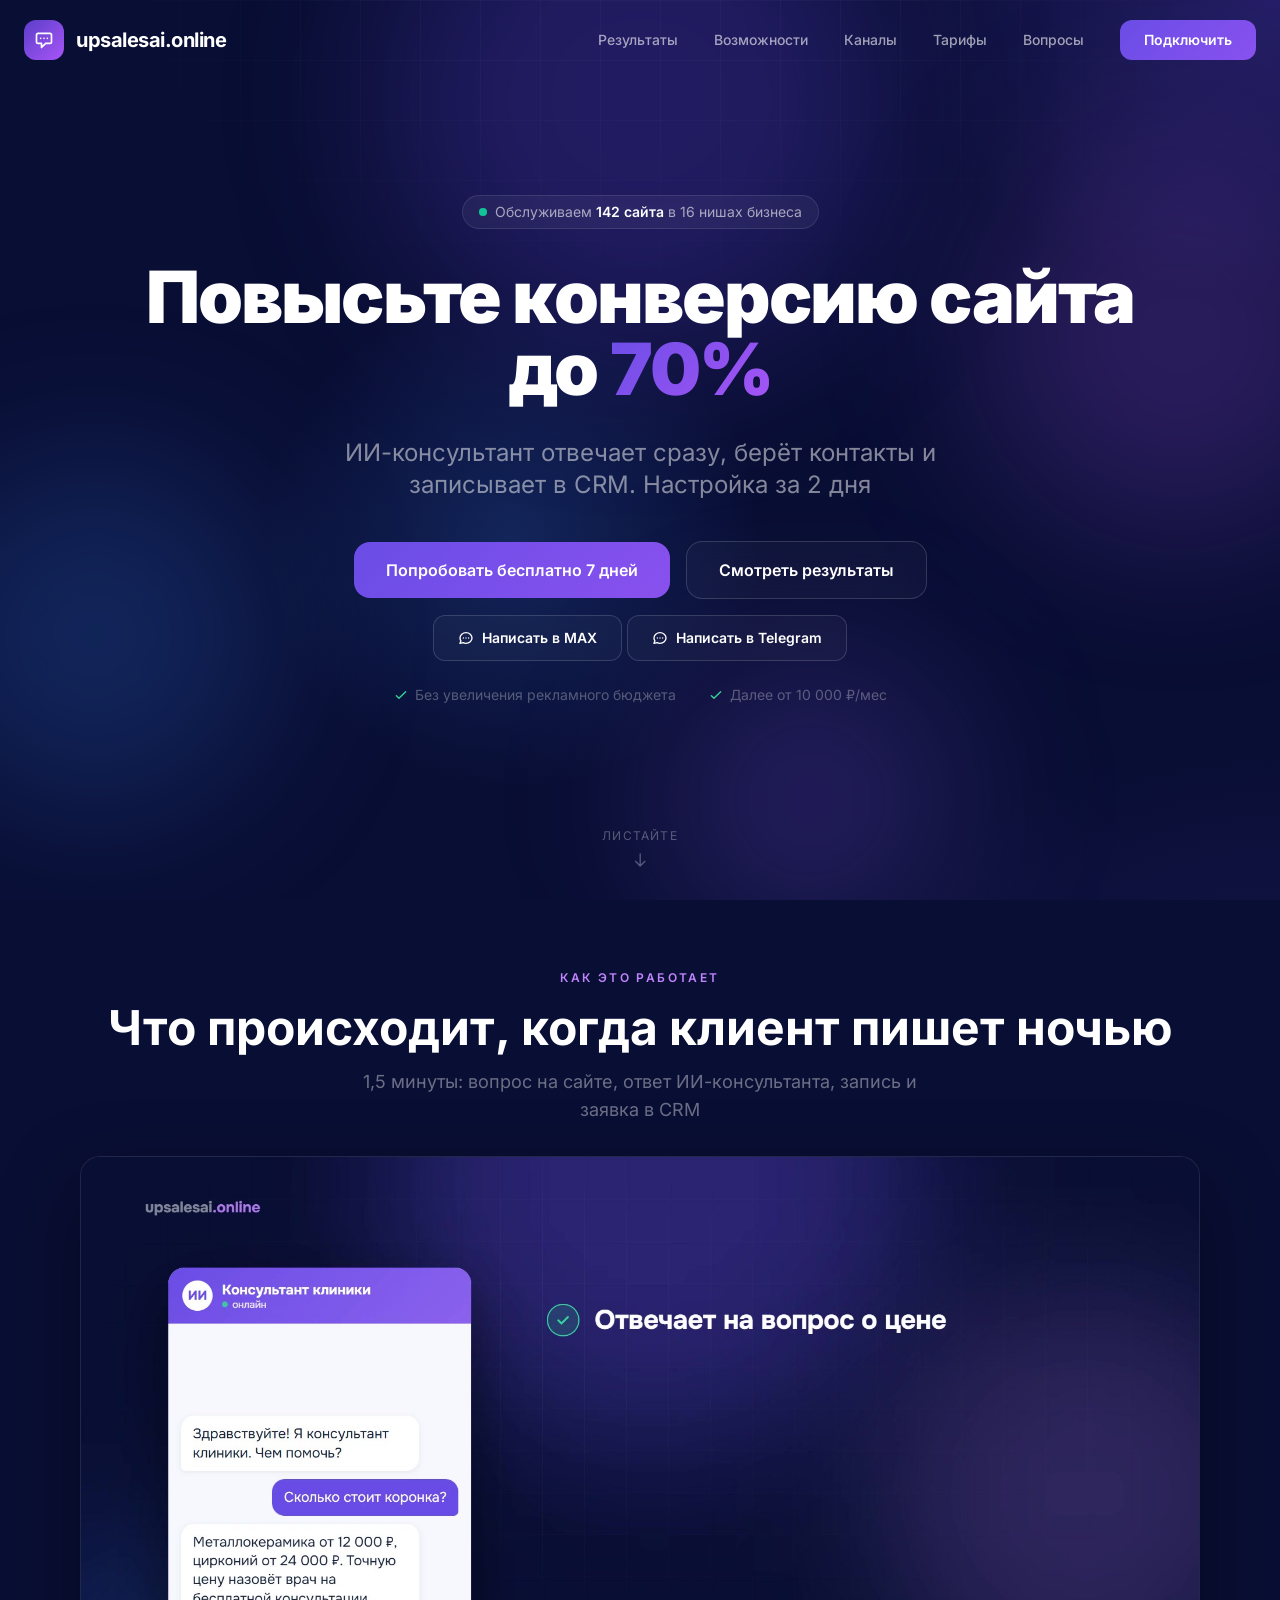
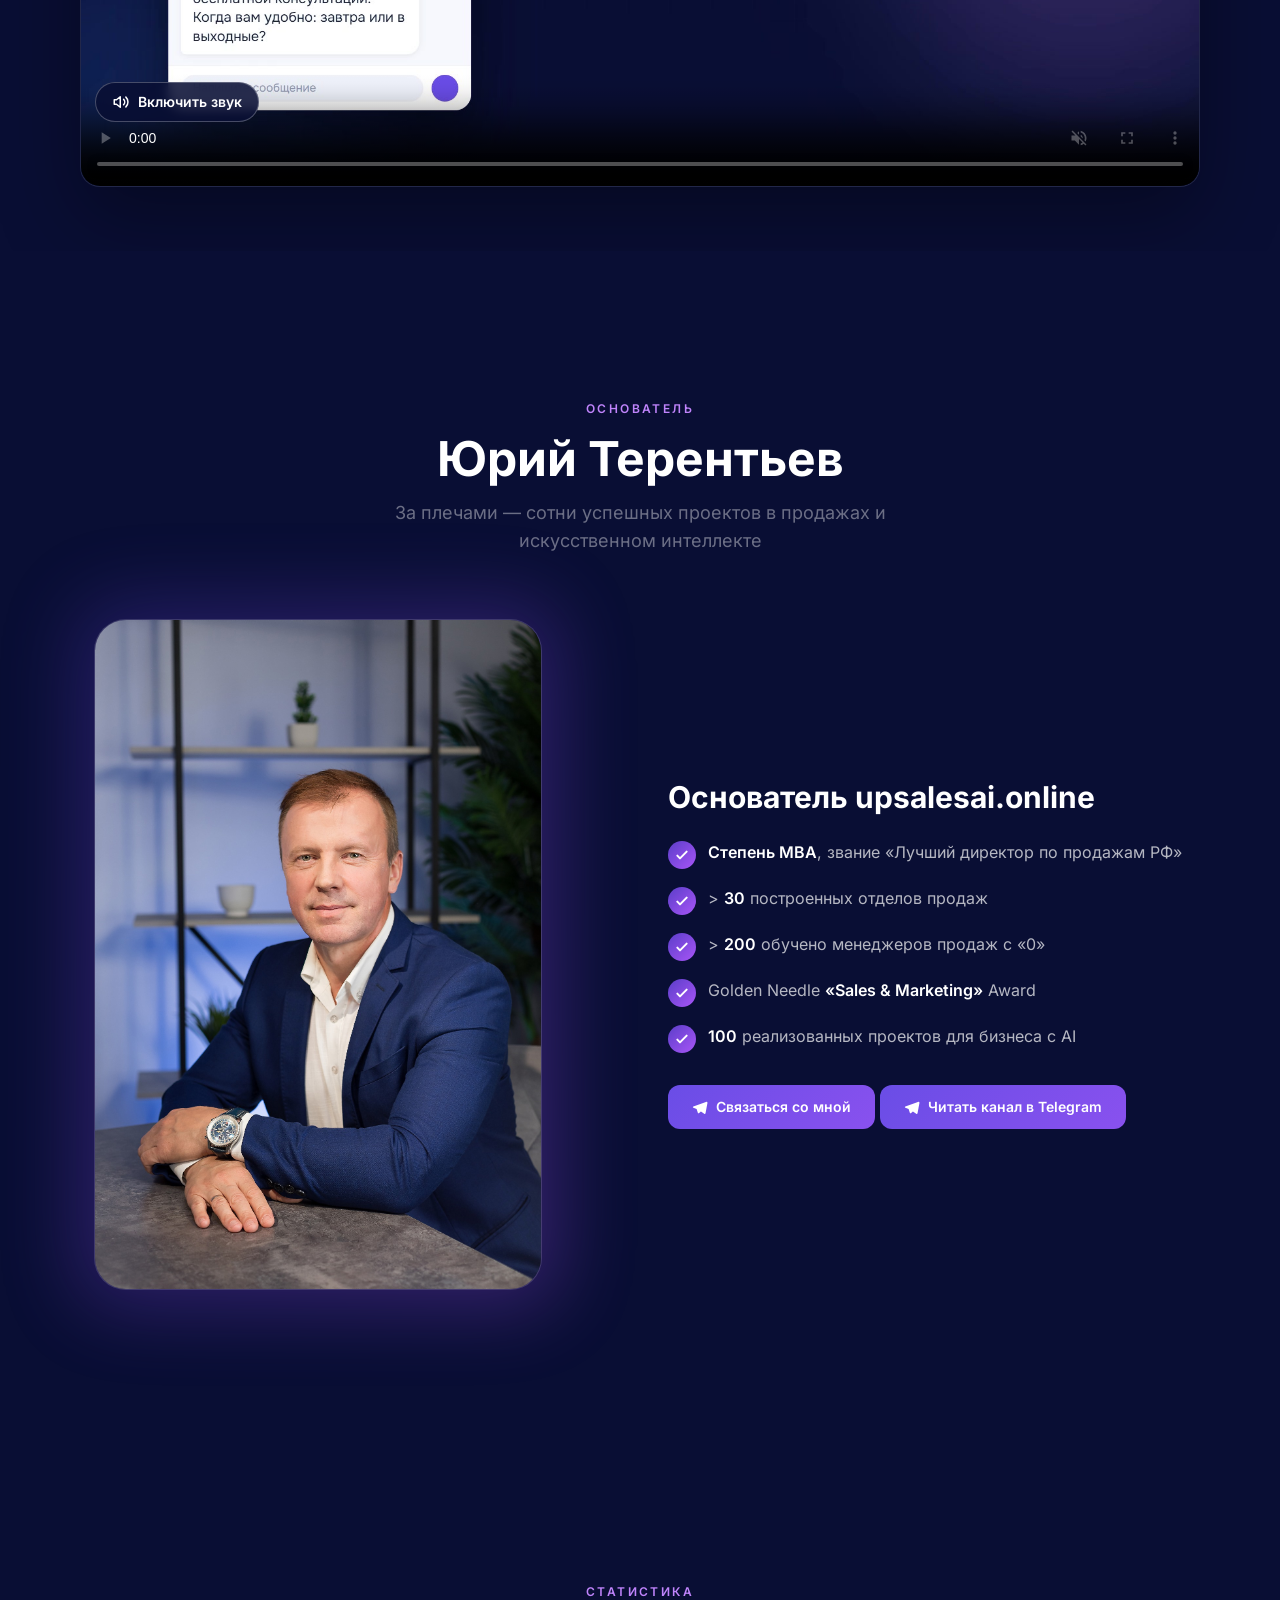
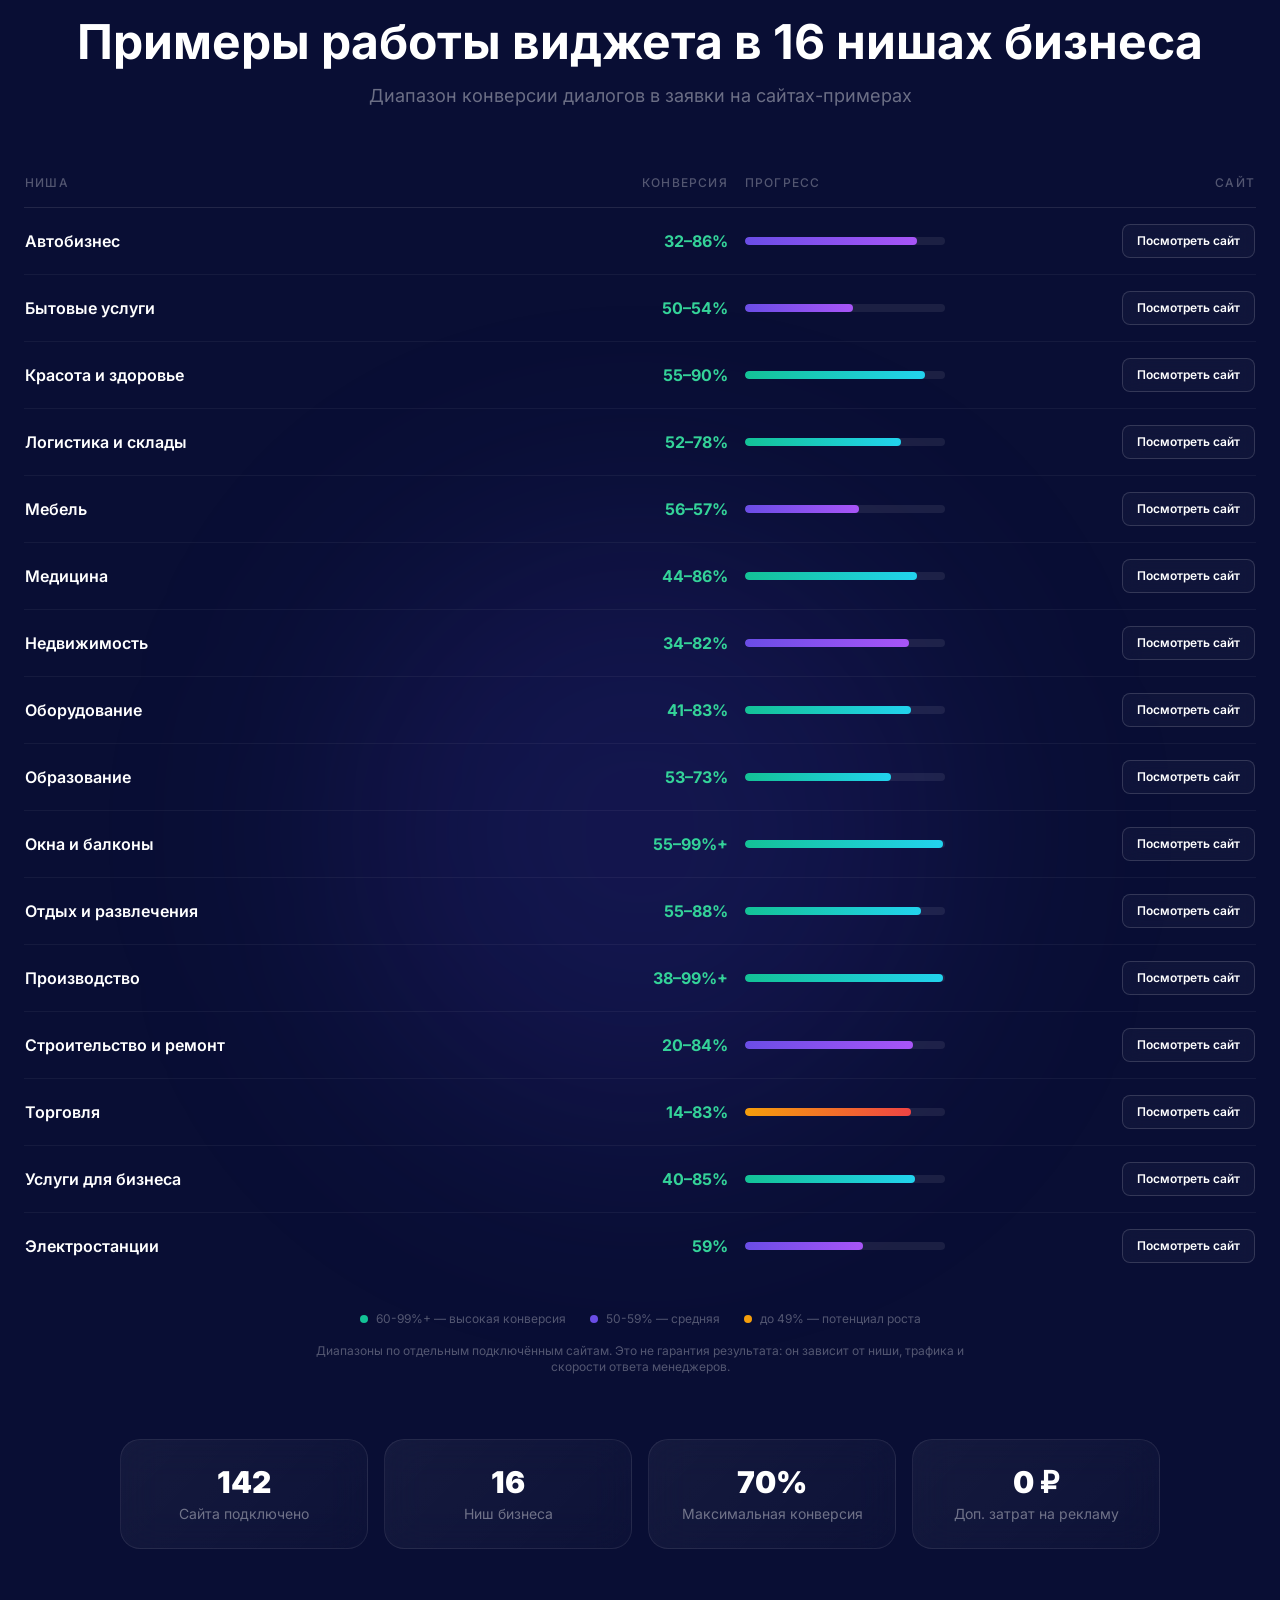
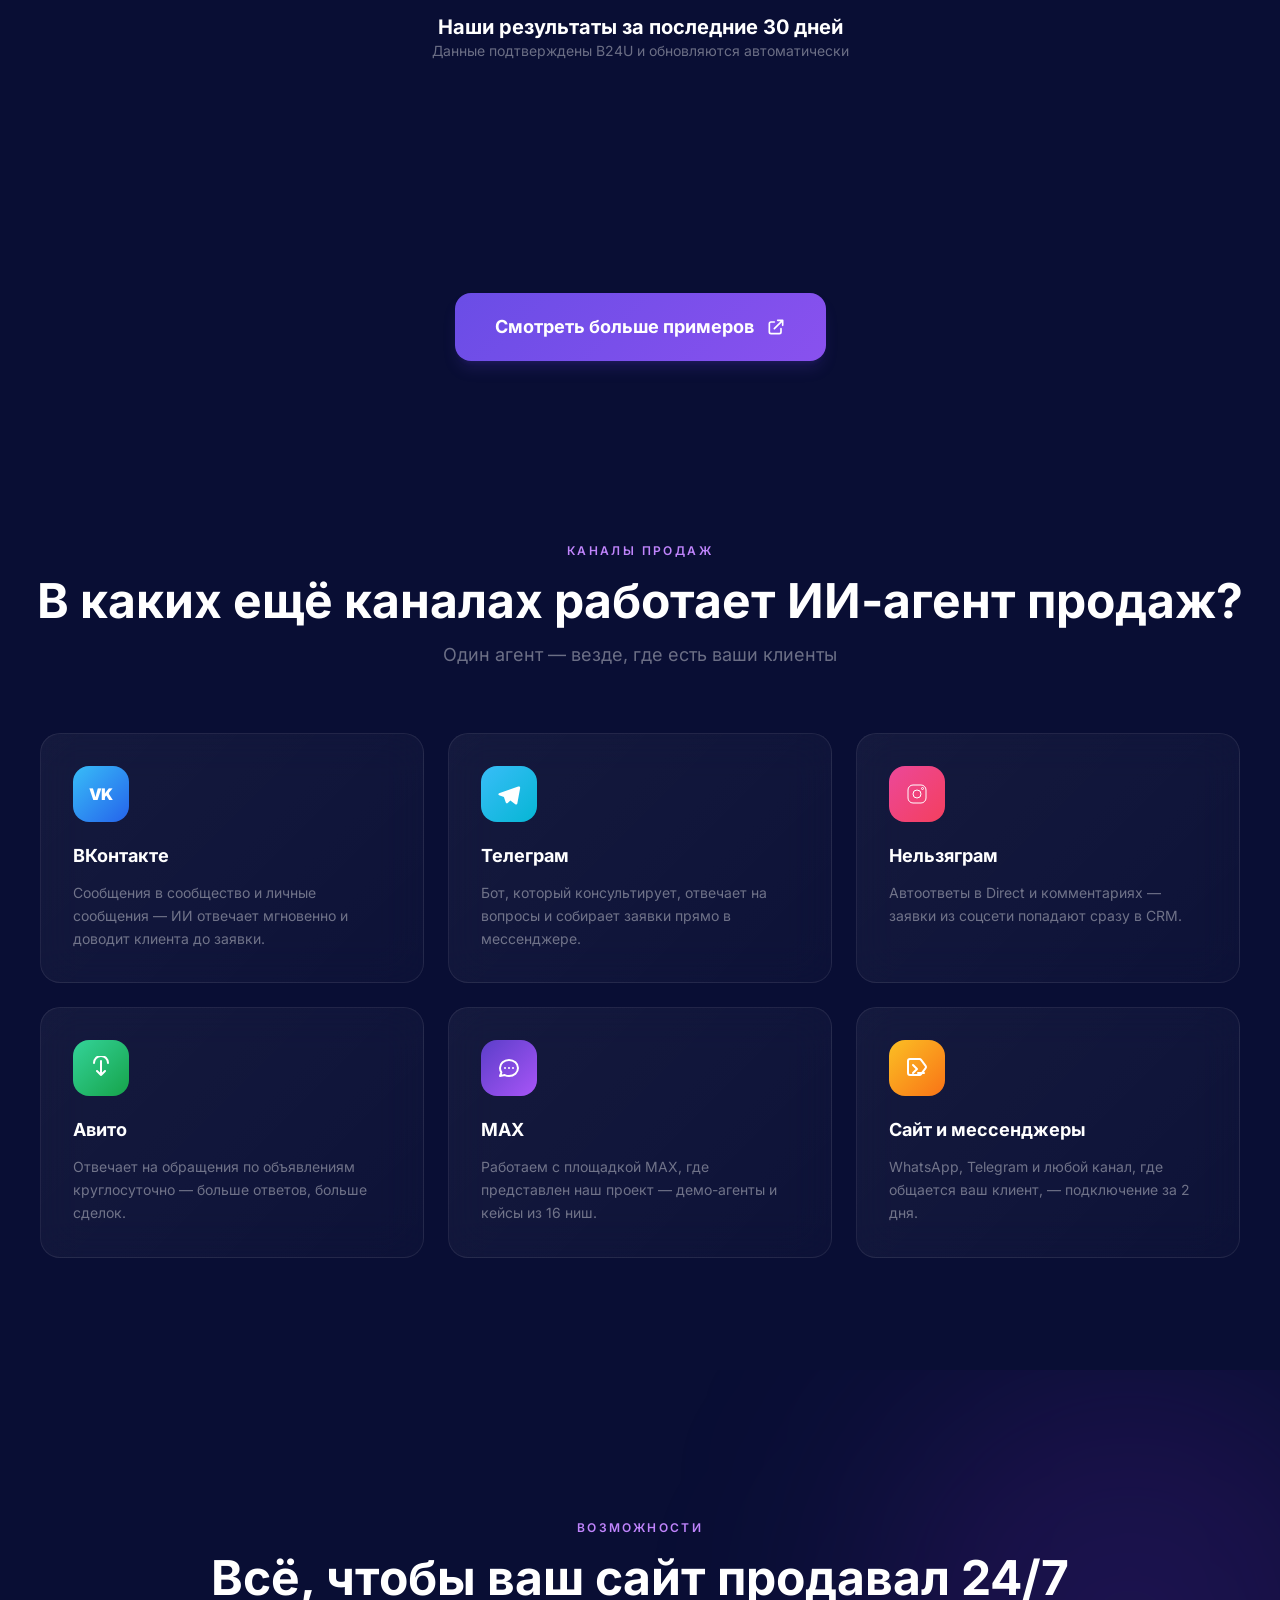
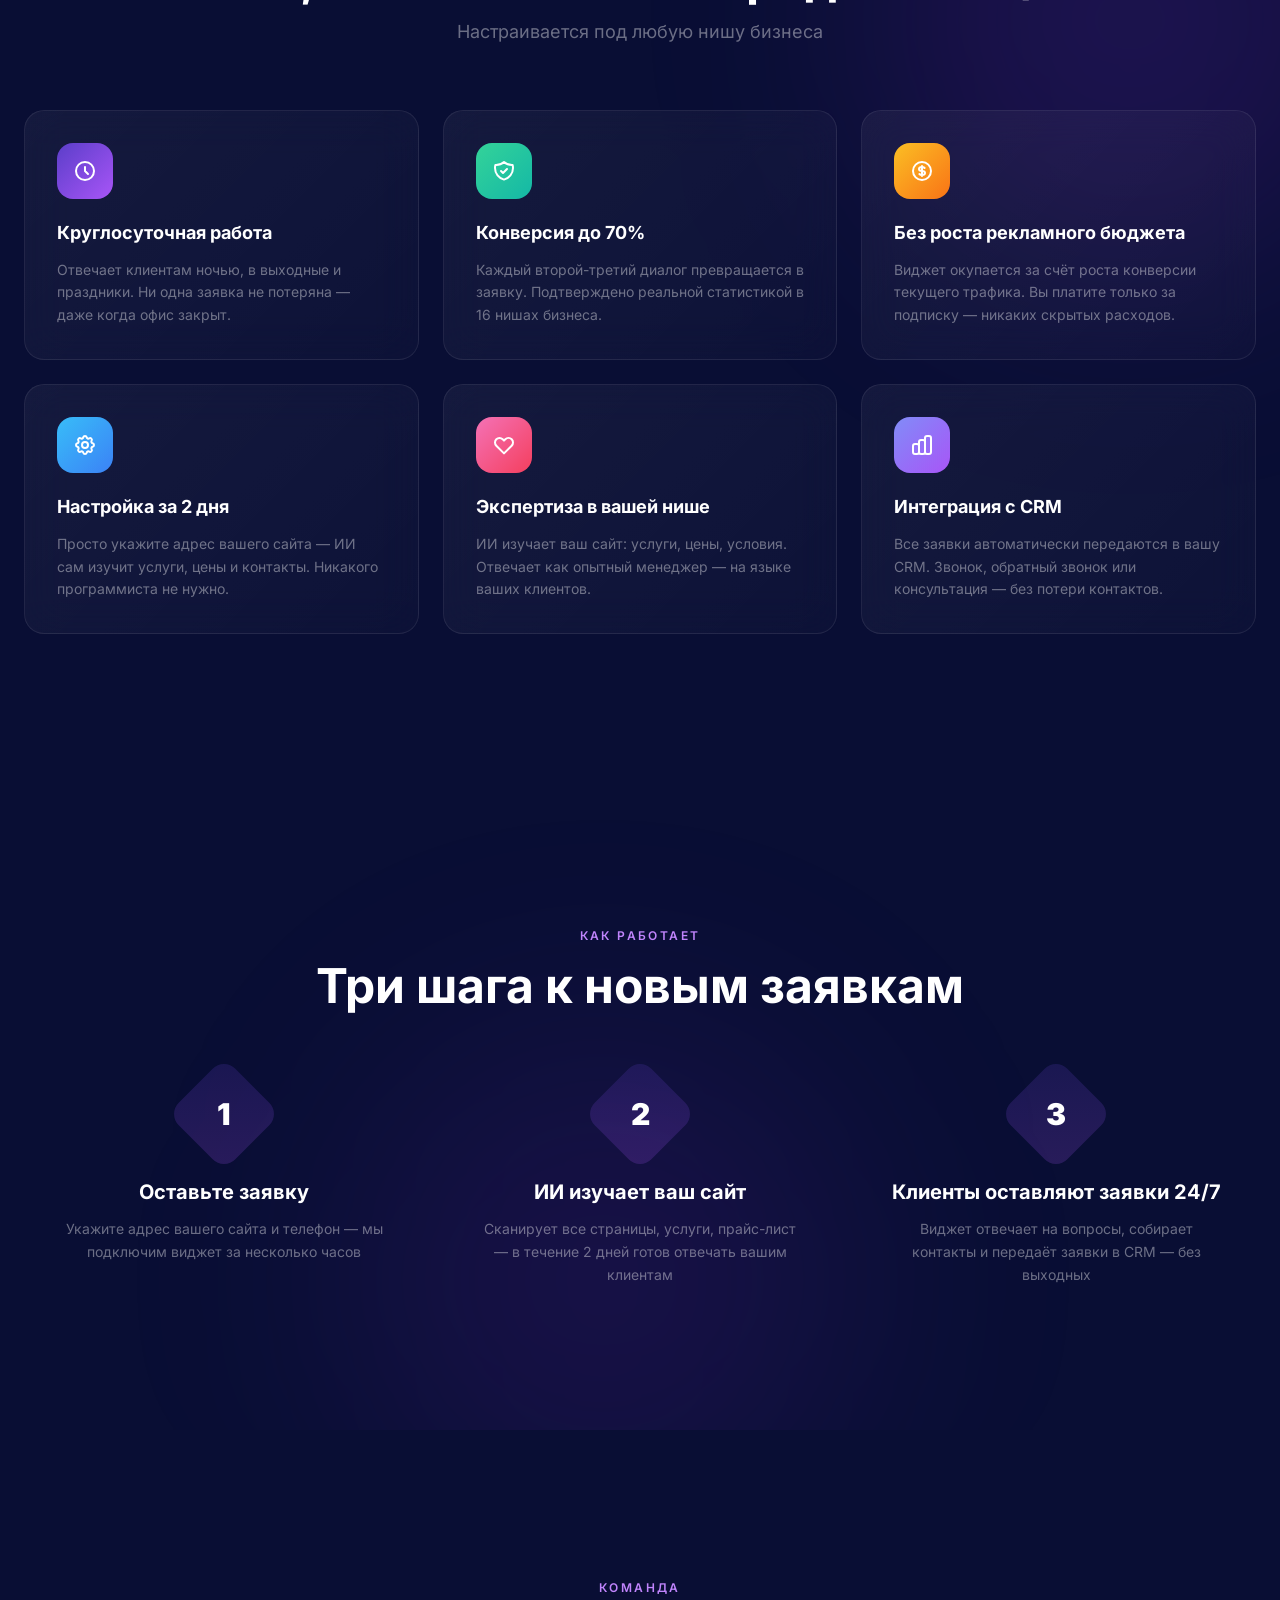
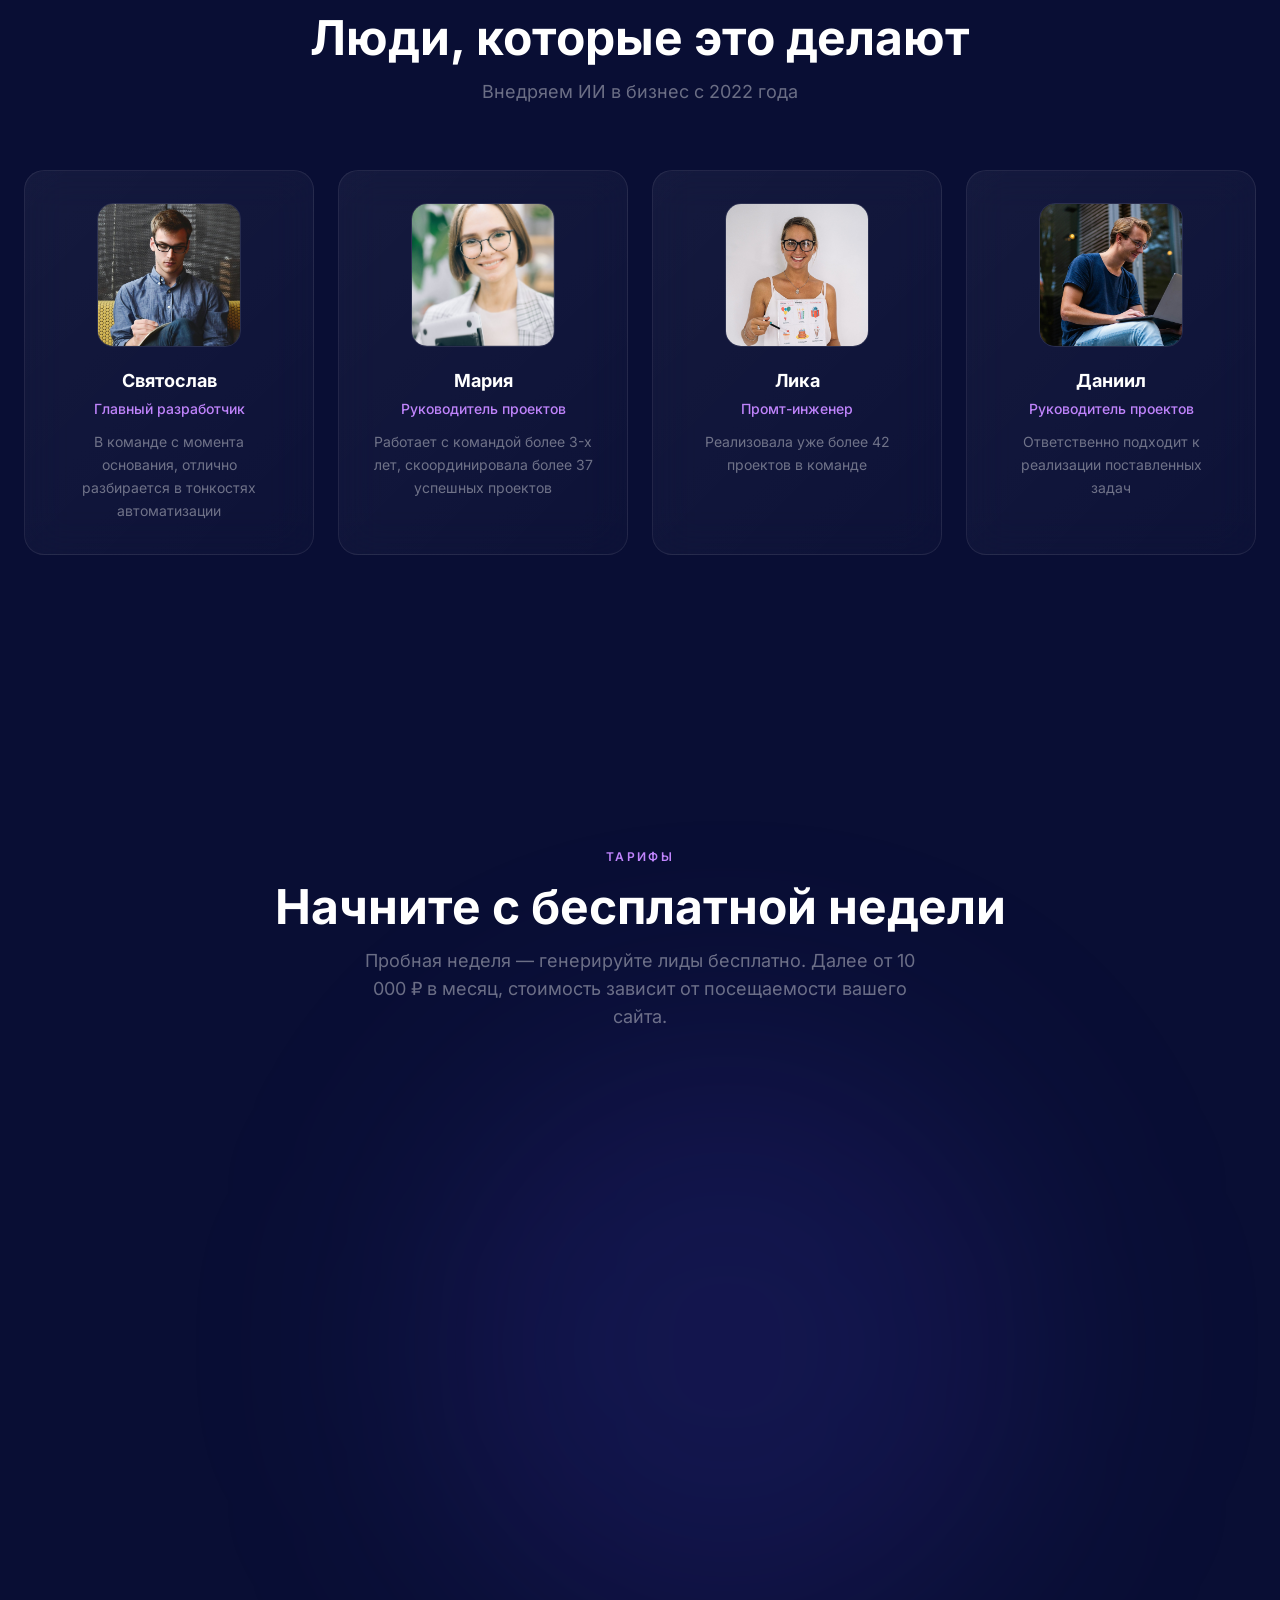
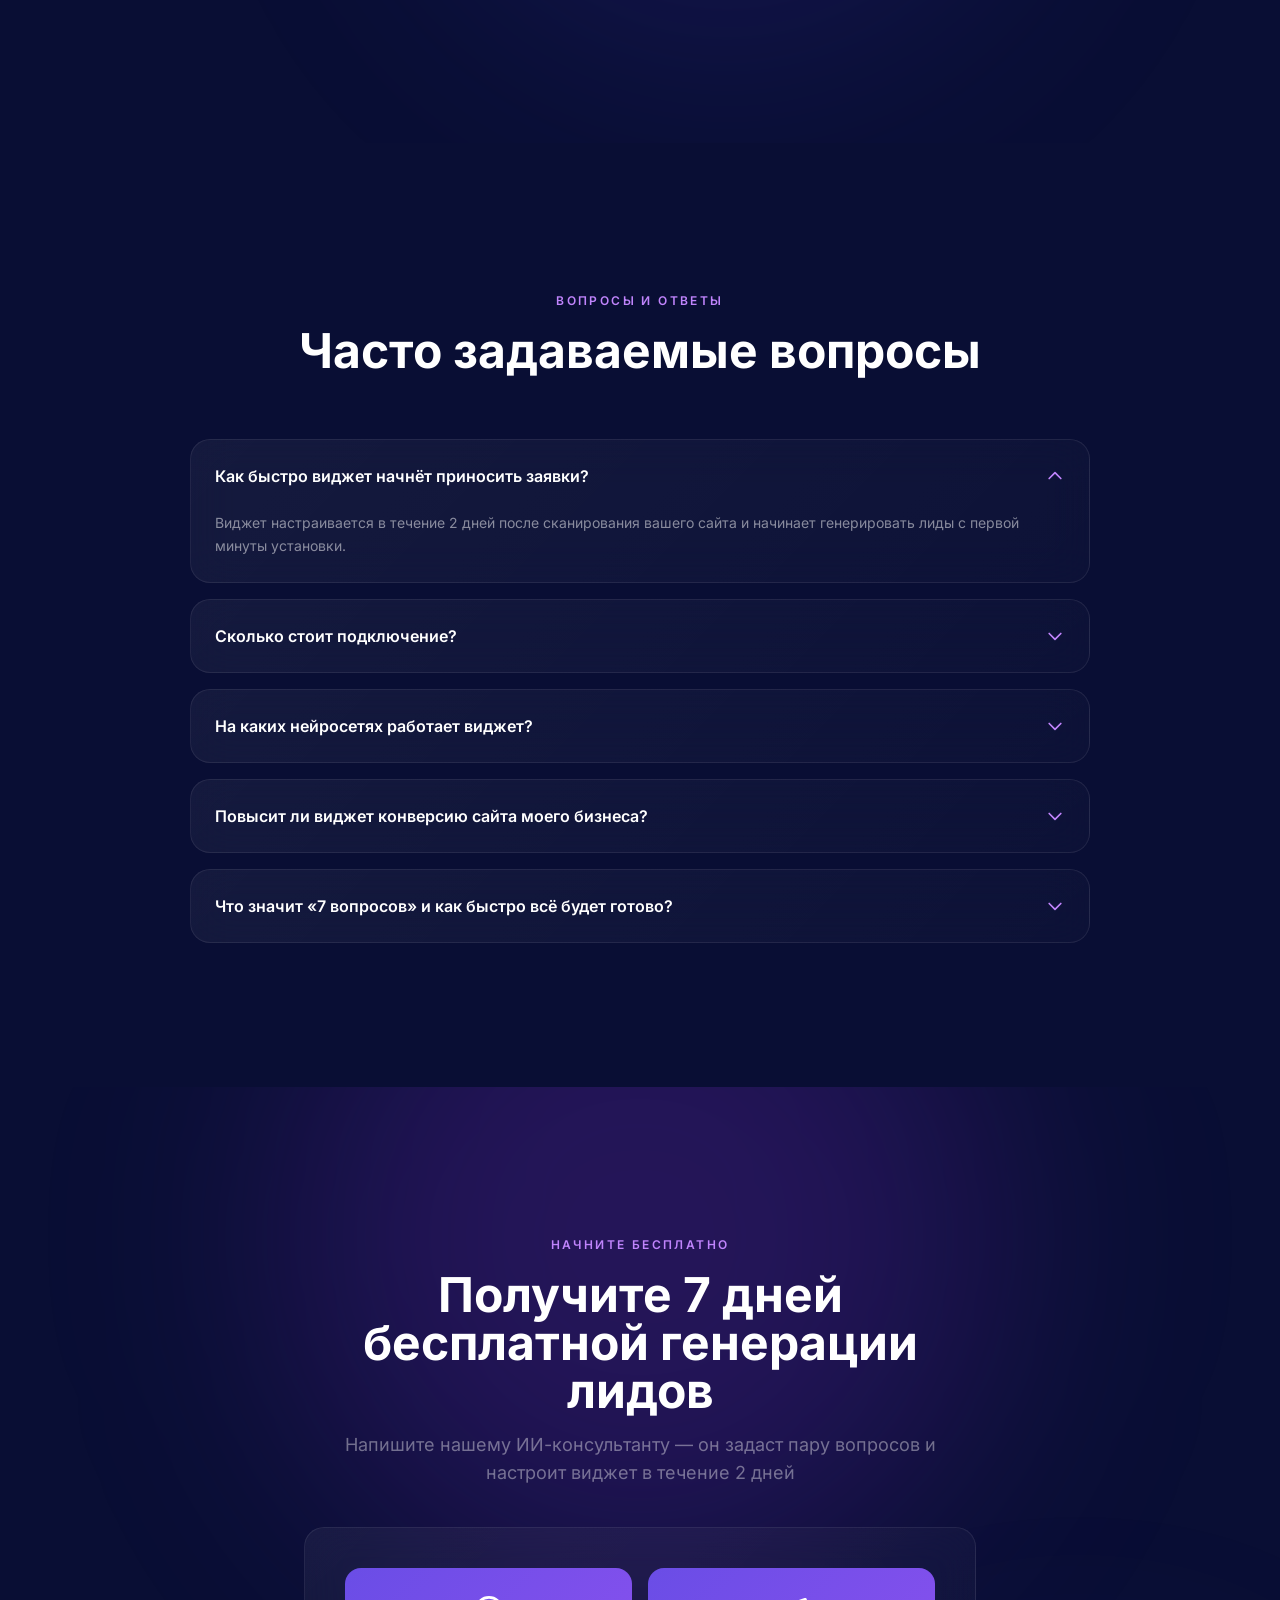
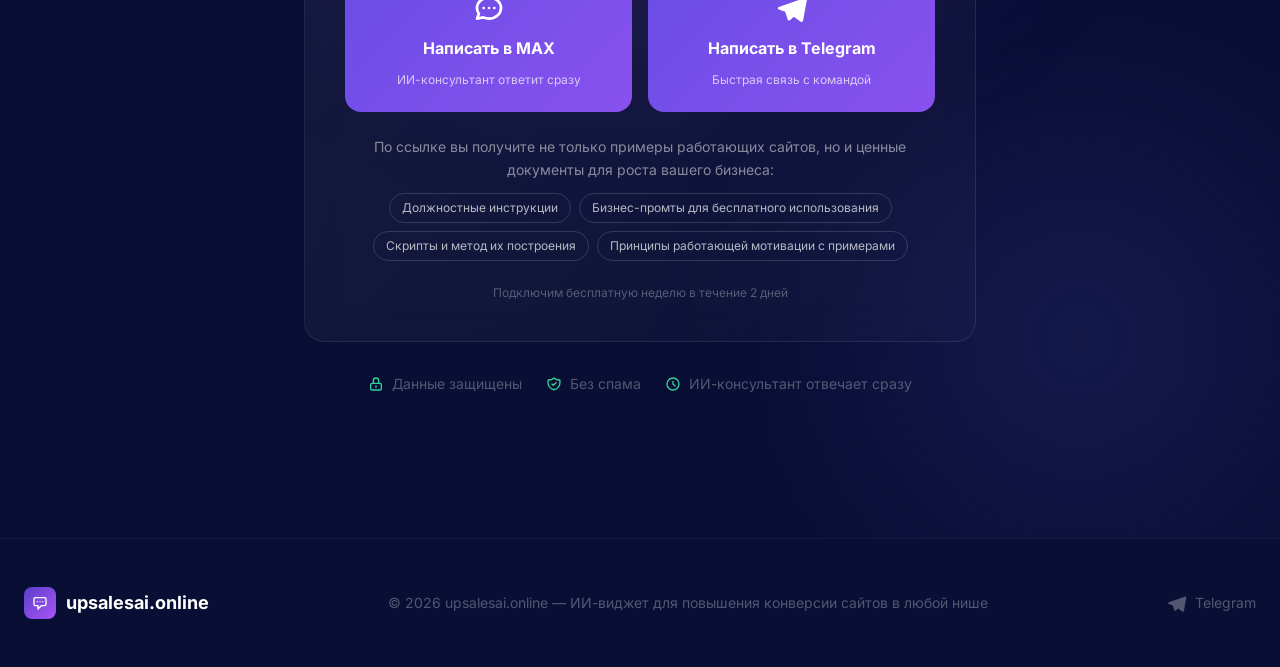
<file: index.html>
<!DOCTYPE html>
<html lang="ru" class="dark">
<head>
	<meta charset="UTF-8">
	<meta name="viewport" content="width=device-width, initial-scale=1.0">
	<meta name="theme-color" content="#090E34">
	<title>upsalesai.online — ИИ-виджет для повышения конверсии вашего сайта</title>
	<link rel="icon" type="image/svg+xml" href="data:image/svg+xml,%3Csvg xmlns='http://www.w3.org/2000/svg' viewBox='0 0 64 64'%3E%3Cdefs%3E%3ClinearGradient id='g' x1='0' y1='0' x2='1' y2='1'%3E%3Cstop offset='0' stop-color='%236a4de6'/%3E%3Cstop offset='1' stop-color='%23a855f7'/%3E%3C/linearGradient%3E%3C/defs%3E%3Crect width='64' height='64' rx='14' fill='url(%23g)'/%3E%3Ctext x='32' y='43' font-family='Inter,Arial,sans-serif' font-size='30' font-weight='800' fill='%23ffffff' text-anchor='middle'%3EAI%3C/text%3E%3C/svg%3E">
	<meta name="description" content="Повышайте конверсию сайта до 70% с ИИ-виджетом 24/7. Работает в любой нише: медицина, автобизнес, недвижимость, строительство и другие. Пробная неделя бесплатно.">
	<link rel="canonical" href="https://upsalesai.online/">
	<meta property="og:type" content="website">
	<meta property="og:locale" content="ru_RU">
	<meta property="og:url" content="https://upsalesai.online/">
	<meta property="og:title" content="upsalesai.online — ИИ-консультант для сайта и мессенджеров">
	<meta property="og:description" content="Отвечает клиентам сразу, берёт контакты и записывает в CRM. Настройка за 2 дня, 7 дней бесплатно.">
	<meta property="og:image" content="https://upsalesai.online/assets/video/poster-16x9.jpg">
	<meta name="twitter:card" content="summary_large_image">

	<!-- Structured data: Organization + WebSite -->
	<script type="application/ld+json">
	{
	  "@context": "https://schema.org",
	  "@graph": [
	    {
	      "@type": "WebSite",
	      "@id": "https://upsalesai.online/#website",
	      "url": "https://upsalesai.online",
	      "name": "upsalesai.online",
	      "description": "Повышение конверсии сайтов в любой нише с помощью ИИ-виджета, работающего 24/7."
	    },
	    {
	      "@type": "WebPage",
	      "@id": "https://upsalesai.online/#webpage",
	      "url": "https://upsalesai.online",
	      "name": "upsalesai.online — ИИ-виджет для повышения конверсии сайта",
	      "description": "ИИ-виджет, который повышает конверсию сайта до 70%, работает 24/7, отвечает на вопросы клиентов и передаёт заявки в CRM.",
	      "isPartOf": {
	        "@id": "https://upsalesai.online/#website"
	      },
	      "about": {
	        "@id": "https://upsalesai.online/#organization"
	      },
	      "mainEntity": {
	        "@id": "https://upsalesai.online/#organization"
	      }
	    },
	    {
	      "@type": "Organization",
	      "@id": "https://upsalesai.online/#organization",
	      "name": "upsalesai.online",
	      "url": "https://upsalesai.online",
	      "description": "Команда разработчиков, создающая ИИ-виджеты и умных ботов для бизнеса в любой нише: повышение конверсии сайтов, автоматическая обработка заявок, ответы клиентам 24/7.",
	      "address": {
	        "@type": "PostalAddress",
	        "addressLocality": "Санкт-Петербург",
	        "streetAddress": "Ул. Б. Конюшенная 11",
	        "addressCountry": "RU"
	      },
	      "taxID": "780619699948",
	      "identifier": [
	        {
	          "@type": "PropertyValue",
	          "propertyID": "ОГРНИП",
	          "value": "321784700142612"
	        }
	      ],
	      "contactPoint": [
	        {
	          "@type": "ContactPoint",
	          "contactType": "customer service",
	          "url": "https://t.me/KVALIFIKATORMOY_BOT",
	          "availableLanguage": [
	            "ru"
	          ]
	        }
	      ],
	      "employee": [
	        {
	          "@type": "Person",
	          "name": "Святослав",
	          "jobTitle": "Главный разработчик"
	        },
	        {
	          "@type": "Person",
	          "name": "Мария",
	          "jobTitle": "Руководитель проектов"
	        },
	        {
	          "@type": "Person",
	          "name": "Лика",
	          "jobTitle": "Промт-инженер"
	        },
	        {
	          "@type": "Person",
	          "name": "Даниил",
	          "jobTitle": "Руководитель проектов"
	        }
	      ]
	    },
	    {
	      "@type": "FAQPage",
	      "@id": "https://upsalesai.online/#faq",
	      "mainEntity": [
	        {
	          "@type": "Question",
	          "name": "Как быстро виджет начнёт приносить заявки?",
	          "acceptedAnswer": {
	            "@type": "Answer",
	            "text": "Виджет настраивается в течение 2 дней после сканирования вашего сайта и начинает генерировать лиды с первой минуты установки."
	          }
	        },
	        {
	          "@type": "Question",
	          "name": "Сколько стоит подключение?",
	          "acceptedAnswer": {
	            "@type": "Answer",
	            "text": "Пробная неделя — бесплатно, вы генерируете лиды без оплаты. Далее от 10 000 рублей в месяц, точная стоимость зависит от посещаемости вашего сайта, без увеличения трат на рекламу."
	          }
	        },
        {
          "@type": "Question",
          "name": "На каких нейросетях работает виджет?",
          "acceptedAnswer": {
            "@type": "Answer",
            "text": "На современных моделях GPT и Claude: мы обучаем их под тематику вашего бизнеса и переводим на новые версии, как только они выходят."
          }
        },
        {
          "@type": "Question",
          "name": "Повысит ли виджет конверсию сайта моего бизнеса?",
          "acceptedAnswer": {
            "@type": "Answer",
            "text": "Да. Диалоги с ИИ-консультантом превращаются в заявки: в проектах на нашем виджете показатель достигает 70%. Диапазоны по нишам приведены в таблице выше. Это не гарантия результата: он зависит от ниши, трафика и скорости ответа менеджеров."
          }
        },
        {
          "@type": "Question",
          "name": "Что значит «7 вопросов» и как быстро всё будет готово?",
          "acceptedAnswer": {
            "@type": "Answer",
            "text": "Бот в Telegram или МАХ задаёт 7 вопросов о вашем бизнесе, это занимает около 2 минут. По ответам мы настраиваем ИИ-консультанта, настройка занимает до 2 дней, затем 7 дней бесплатно."
          }
        }
	      ]
	    },
	    {
	      "@type": "VideoObject",
	      "name": "Что происходит, когда клиент пишет ночью: ИИ-консультант на сайте",
	      "description": "Клиент ищет, задаёт вопрос и не получает ответа. Затем ИИ-консультант отвечает сразу, записывает клиента и передаёт заявку в CRM.",
	      "thumbnailUrl": "https://upsalesai.online/assets/video/poster-16x9.jpg",
	      "uploadDate": "2026-10-13",
	      "duration": "PT1M42S",
	      "contentUrl": "https://upsalesai.online/assets/video/demo-16x9.mp4"
	    },
	    {
	      "@type": "Person",
	      "@id": "https://upsalesai.online/#founder",
	      "name": "Юрий Терентьев",
	      "jobTitle": "Основатель upsalesai.online, эксперт по продажам и внедрению ИИ",
	      "url": "https://upsalesai.online",
	      "sameAs": ["https://t.me/upsales_school"]
	    }
	  ]
	}
	</script>

	<!-- Стили и скрипты лежат на самом сайте, без внешних CDN. Пересборка CSS: см. AGENTS.md -->
	<link rel="stylesheet" href="assets/css/tailwind.css?v=1">
	<script defer src="assets/js/alpine-collapse-3.17.4.min.js"></script>
	<script defer src="assets/js/alpine-3.17.4.min.js"></script>
	<style>
		@font-face { font-family: 'Inter'; font-weight: 400; font-style: normal; font-display: swap; src: url(assets/fonts/inter-cyrillic-400-normal.woff2) format('woff2'); unicode-range: U+0301, U+0400-045F, U+0490-0491, U+04B0-04B1, U+2116; }
		@font-face { font-family: 'Inter'; font-weight: 400; font-style: normal; font-display: swap; src: url(assets/fonts/inter-latin-400-normal.woff2) format('woff2'); unicode-range: U+0000-00FF, U+0131, U+0152-0153, U+02BB-02BC, U+02C6, U+02DA, U+02DC, U+0304, U+0308, U+0329, U+2000-206F, U+20AC, U+2122, U+2191, U+2193, U+2212, U+2215, U+FEFF, U+FFFD; }
		@font-face { font-family: 'Inter'; font-weight: 500; font-style: normal; font-display: swap; src: url(assets/fonts/inter-cyrillic-500-normal.woff2) format('woff2'); unicode-range: U+0301, U+0400-045F, U+0490-0491, U+04B0-04B1, U+2116; }
		@font-face { font-family: 'Inter'; font-weight: 500; font-style: normal; font-display: swap; src: url(assets/fonts/inter-latin-500-normal.woff2) format('woff2'); unicode-range: U+0000-00FF, U+0131, U+0152-0153, U+02BB-02BC, U+02C6, U+02DA, U+02DC, U+0304, U+0308, U+0329, U+2000-206F, U+20AC, U+2122, U+2191, U+2193, U+2212, U+2215, U+FEFF, U+FFFD; }
		@font-face { font-family: 'Inter'; font-weight: 600; font-style: normal; font-display: swap; src: url(assets/fonts/inter-cyrillic-600-normal.woff2) format('woff2'); unicode-range: U+0301, U+0400-045F, U+0490-0491, U+04B0-04B1, U+2116; }
		@font-face { font-family: 'Inter'; font-weight: 600; font-style: normal; font-display: swap; src: url(assets/fonts/inter-latin-600-normal.woff2) format('woff2'); unicode-range: U+0000-00FF, U+0131, U+0152-0153, U+02BB-02BC, U+02C6, U+02DA, U+02DC, U+0304, U+0308, U+0329, U+2000-206F, U+20AC, U+2122, U+2191, U+2193, U+2212, U+2215, U+FEFF, U+FFFD; }
		@font-face { font-family: 'Inter'; font-weight: 700; font-style: normal; font-display: swap; src: url(assets/fonts/inter-cyrillic-700-normal.woff2) format('woff2'); unicode-range: U+0301, U+0400-045F, U+0490-0491, U+04B0-04B1, U+2116; }
		@font-face { font-family: 'Inter'; font-weight: 700; font-style: normal; font-display: swap; src: url(assets/fonts/inter-latin-700-normal.woff2) format('woff2'); unicode-range: U+0000-00FF, U+0131, U+0152-0153, U+02BB-02BC, U+02C6, U+02DA, U+02DC, U+0304, U+0308, U+0329, U+2000-206F, U+20AC, U+2122, U+2191, U+2193, U+2212, U+2215, U+FEFF, U+FFFD; }
		@font-face { font-family: 'Inter'; font-weight: 800; font-style: normal; font-display: swap; src: url(assets/fonts/inter-cyrillic-800-normal.woff2) format('woff2'); unicode-range: U+0301, U+0400-045F, U+0490-0491, U+04B0-04B1, U+2116; }
		@font-face { font-family: 'Inter'; font-weight: 800; font-style: normal; font-display: swap; src: url(assets/fonts/inter-latin-800-normal.woff2) format('woff2'); unicode-range: U+0000-00FF, U+0131, U+0152-0153, U+02BB-02BC, U+02C6, U+02DA, U+02DC, U+0304, U+0308, U+0329, U+2000-206F, U+20AC, U+2122, U+2191, U+2193, U+2212, U+2215, U+FEFF, U+FFFD; }
		@font-face { font-family: 'Inter'; font-weight: 900; font-style: normal; font-display: swap; src: url(assets/fonts/inter-cyrillic-900-normal.woff2) format('woff2'); unicode-range: U+0301, U+0400-045F, U+0490-0491, U+04B0-04B1, U+2116; }
		@font-face { font-family: 'Inter'; font-weight: 900; font-style: normal; font-display: swap; src: url(assets/fonts/inter-latin-900-normal.woff2) format('woff2'); unicode-range: U+0000-00FF, U+0131, U+0152-0153, U+02BB-02BC, U+02C6, U+02DA, U+02DC, U+0304, U+0308, U+0329, U+2000-206F, U+20AC, U+2122, U+2191, U+2193, U+2212, U+2215, U+FEFF, U+FFFD; }
		@media (max-width: 767px) { .orb-3, .orb-4 { display: none; } .glow-orb { filter: blur(50px); } }
		[x-cloak] { display: none !important; }
		html { -webkit-font-smoothing: antialiased; -moz-osx-font-smoothing: grayscale; scroll-behavior: smooth; }

		.gradient-text {
			background: linear-gradient(135deg, #6a4de6 0%, #a855f7 50%, #6a4de6 100%);
			background-size: 200% 200%;
			-webkit-background-clip: text;
			-webkit-text-fill-color: transparent;
			background-clip: text;
			animation: gradient 4s ease infinite;
		}

		.hero-bg {
			position: absolute;
			inset: 0;
			overflow: hidden;
			background: #090E34;
		}
		.hero-bg::before {
			content: '';
			position: absolute;
			inset: 0;
			background:
				radial-gradient(800px 600px at 50% 0%, rgba(91,62,201,0.35), transparent 50%),
				radial-gradient(600px 500px at 80% 20%, rgba(168,85,247,0.25), transparent 50%),
				radial-gradient(500px 500px at 20% 30%, rgba(59,130,246,0.2), transparent 50%),
				radial-gradient(900px 700px at 50% 60%, rgba(91,62,201,0.15), transparent 50%),
				radial-gradient(700px 600px at 10% 80%, rgba(168,85,247,0.15), transparent 50%),
				radial-gradient(600px 500px at 90% 70%, rgba(59,130,246,0.12), transparent 50%);
			animation: gradient 12s ease infinite;
			background-size: 200% 200%;
		}
		.hero-bg::after {
			content: '';
			position: absolute;
			inset: 0;
			background-image:
				linear-gradient(rgba(255,255,255,0.03) 1px, transparent 1px),
				linear-gradient(90deg, rgba(255,255,255,0.03) 1px, transparent 1px);
			background-size: 60px 60px;
			mask-image: radial-gradient(ellipse 80% 60% at 50% 0%, black 20%, transparent 60%);
		}

		.glow-orb {
			position: absolute;
			border-radius: 50%;
			filter: blur(80px);
			pointer-events: none;
			will-change: transform, opacity;
		}

		.orb-1 { width: 500px; height: 500px; background: rgba(91,62,201,0.3); top: -150px; left: 50%; transform: translateX(-50%); animation: float 8s ease-in-out infinite; }
		.orb-2 { width: 400px; height: 400px; background: rgba(168,85,247,0.2); top: 15%; right: -100px; animation: float 7s ease-in-out 1.5s infinite; }
		.orb-3 { width: 350px; height: 350px; background: rgba(59,130,246,0.2); bottom: 10%; left: -80px; animation: float 9s ease-in-out 3s infinite; }
		.orb-4 { width: 300px; height: 300px; background: rgba(139,92,246,0.2); bottom: -50px; right: 25%; animation: float 6s ease-in-out 2s infinite; }

		.section-glow {
			position: absolute;
			border-radius: 50%;
			filter: blur(120px);
			pointer-events: none;
			will-change: transform, opacity;
		}

		.glass-card {
			background: linear-gradient(135deg, rgba(255,255,255,0.05), rgba(255,255,255,0.02));
			border: 1px solid rgba(255,255,255,0.08);
			backdrop-filter: blur(20px);
			border-radius: 20px;
			transition: all 0.5s cubic-bezier(0.23, 1, 0.32, 1);
		}
		.glass-card:hover {
			background: linear-gradient(135deg, rgba(255,255,255,0.08), rgba(255,255,255,0.03));
			border-color: rgba(91,62,201,0.3);
			transform: translateY(-6px) scale(1.01);
			box-shadow: 0 30px 60px rgba(0,0,0,0.2), 0 0 40px rgba(91,62,201,0.1);
		}

		.feature-icon {
			width: 56px; height: 56px; border-radius: 16px;
			display: flex; align-items: center; justify-content: center;
			margin-bottom: 1.25rem;
			transition: all 0.4s ease;
		}
		.glass-card:hover .feature-icon {
			transform: scale(1.1) rotate(-3deg);
		}

		.stat-row {
			transition: opacity 0.55s ease, transform 0.55s cubic-bezier(0.22, 1, 0.36, 1), background 0.4s ease;
			border-radius: 16px;
			cursor: default;
			opacity: 0;
			transform: translateY(18px);
		}
		.stat-row.revealed { opacity: 1; transform: translateY(0); }
		.stat-row:hover {
			background: rgba(255,255,255,0.05);
			transform: translateX(8px);
		}

		.conversion-bar {
			height: 8px; border-radius: 4px;
			background: rgba(255,255,255,0.08);
			overflow: hidden;
		}
		.conversion-fill {
			height: 100%; border-radius: 4px;
			transition: width 1.4s cubic-bezier(0.22, 1, 0.36, 1);
		}
		.conversion-fill.high { background: linear-gradient(90deg, #13C296, #22d3ee); }
		.conversion-fill.medium { background: linear-gradient(90deg, #6a4de6, #a855f7); }
		.conversion-fill.growth { background: linear-gradient(90deg, #f59e0b, #ef4444); }

		.pricing-card {
			transition: all 0.5s cubic-bezier(0.23, 1, 0.32, 1);
			position: relative;
			overflow: hidden;
		}
		.pricing-card::before {
			content: '';
			position: absolute;
			top: 0; left: -100%;
			width: 100%; height: 100%;
			background: linear-gradient(90deg, transparent, rgba(255,255,255,0.05), transparent);
			transition: left 0.6s;
		}
		.pricing-card:hover::before { left: 100%; }
		.pricing-card:hover {
			transform: translateY(-8px);
			box-shadow: 0 40px 80px rgba(0,0,0,0.3);
		}
		.pricing-card.featured {
			background: linear-gradient(135deg, rgba(91,62,201,0.15), rgba(168,85,247,0.08));
			border: 1px solid rgba(91,62,201,0.4);
			box-shadow: 0 0 40px rgba(91,62,201,0.1);
			padding-top: 56px;
		}
		.pricing-card.featured::after {
			content: 'Рекомендуем';
			position: absolute; top: 14px; left: 50%; transform: translateX(-50%);
			background: linear-gradient(135deg, #6a4de6, #a855f7);
			color: white; padding: 4px 24px; border-radius: 20px;
			font-size: 0.75rem; font-weight: 600; text-transform: uppercase; letter-spacing: 0.05em;
			white-space: nowrap;
		}

		.btn-primary {
			background: linear-gradient(135deg, #6a4de6, #a855f7);
			background-size: 200% 200%;
			animation: gradient 4s ease infinite;
			transition: all 0.4s ease;
		}
		.btn-primary:hover {
			transform: translateY(-2px);
			box-shadow: 0 20px 40px rgba(91,62,201,0.3);
		}

		.vid-wrap { position: relative; max-width: 960px; margin: 0 auto; border-radius: 20px; overflow: hidden; border: 1px solid rgba(255,255,255,0.1); box-shadow: 0 30px 80px rgba(0,0,0,0.35); background: #090E34; }
		.vid-wrap video { width: 100%; display: block; }
		.vid-sound { position: absolute; left: 14px; bottom: 64px; z-index: 3; display: flex; align-items: center; gap: 8px; padding: 10px 16px; border-radius: 999px; background: rgba(9,14,52,0.86); border: 1px solid rgba(255,255,255,0.25); color: #fff; font: 600 14px/1 Inter, sans-serif; cursor: pointer; backdrop-filter: blur(6px); }
		.vid-sound[hidden] { display: none; }
		.vid-sound svg { width: 18px; height: 18px; }
		.vid-sound:hover { background: rgba(106,77,230,0.95); }
		.vid-mobile { display: none; max-width: 400px; }
		@media (max-width: 767px) { .vid-desktop { display: none; } .vid-mobile { display: block; } }
		#sticky-cta { display: none; }
		@media (max-width: 767px) {
			#sticky-cta { display: flex; position: fixed; left: 0; right: 0; bottom: 0; gap: 8px; padding: 10px 12px calc(10px + env(safe-area-inset-bottom)); background: rgba(9,14,52,0.94); border-top: 1px solid rgba(255,255,255,0.12); z-index: 50; transform: translateY(110%); transition: transform .3s ease; }
			#sticky-cta.show { transform: none; }
			#sticky-cta a { flex: 1; text-align: center; padding: 12px 8px; border-radius: 12px; font-size: 14px; font-weight: 600; color: #fff; }
			#sticky-cta a.s-max { background: #6a4de6; }
			#sticky-cta a.s-tg { background: rgba(255,255,255,0.1); border: 1px solid rgba(255,255,255,0.18); }
		}
		.btn-outline {
			border: 1px solid rgba(255,255,255,0.15);
			background: rgba(255,255,255,0.03);
			backdrop-filter: blur(10px);
			transition: all 0.4s ease;
		}
		.btn-outline:hover {
			background: rgba(255,255,255,0.08);
			border-color: rgba(255,255,255,0.25);
			transform: translateY(-2px);
		}

		.input-glass {
			background: rgba(255,255,255,0.06);
			border: 1px solid rgba(255,255,255,0.1);
			color: white;
			transition: all 0.4s ease;
			border-radius: 14px;
		}
		.input-glass:focus {
			outline: none;
			border-color: #6a4de6;
			background: rgba(255,255,255,0.08);
			box-shadow: 0 0 0 3px rgba(91,62,201,0.2);
		}
		.input-glass::placeholder { color: rgba(255,255,255,0.3); }

		.animate-on-scroll {
			opacity: 0;
			transform: translateY(50px);
			transition: all 0.8s cubic-bezier(0.23, 1, 0.32, 1);
		}
		.animate-on-scroll.visible {
			opacity: 1;
			transform: translateY(0);
		}

		.review-card {
			transition: all 0.5s ease;
		}

		.pulse-dot {
			width: 8px; height: 8px; border-radius: 50%;
			background: #13C296;
			position: relative;
		}
		.pulse-dot::after {
			content: '';
			position: absolute; inset: 0; border-radius: 50%;
			background: #13C296;
			animation: pulse 2s infinite;
			opacity: 0.4;
		}

		@keyframes pulse {
			0% { transform: scale(1); opacity: 0.4; }
			100% { transform: scale(3); opacity: 0; }
		}

		.scrollbar-hide { -ms-overflow-style: none; scrollbar-width: none; }
		.scrollbar-hide::-webkit-scrollbar { display: none; }

		.avatar-img {
			object-fit: cover;
			-webkit-transform: translateZ(0);
			-webkit-backface-visibility: hidden;
		}
		.avatar-img.avatar-maria {
			object-position: center;
		}
		.avatar-img.avatar-lika {
			object-position: center;
		}

		@media (max-width: 640px) {
			.orb-1 { width: 300px; height: 300px; }
			.orb-2, .orb-3, .orb-4 { width: 200px; height: 200px; }
			.hero-bg::before {
				background:
					radial-gradient(400px 300px at 50% 0%, rgba(91,62,201,0.35), transparent 50%),
					radial-gradient(300px 250px at 70% 30%, rgba(168,85,247,0.2), transparent 50%),
					radial-gradient(600px 400px at 50% 70%, rgba(91,62,201,0.15), transparent 50%);
			}
		}
		/* Широкие экраны: контент не сжимается к центру */
		@media (min-width: 1280px) { .container { max-width: 1440px; padding-left: 56px !important; padding-right: 56px !important; } .vid-wrap { max-width: 1120px; } [class*="xl:px-[15%]"] { padding-left: 24px !important; padding-right: 24px !important; } #video .container { padding-left: 56px !important; padding-right: 56px !important; } section h1 + p { max-width: 860px; } .max-w-6xl { max-width: 1344px; } .max-w-5xl { max-width: 1200px; } .max-w-4xl { max-width: 1040px; } .max-w-3xl { max-width: 900px; } }
		@media (min-width: 1920px) { .container { max-width: 1600px; } .vid-wrap { max-width: 1280px; } }
	</style>
<!-- Yandex.Metrika counter -->
<script type="text/javascript">
(function(m,e,t,r,i,k,a){m[i]=m[i]||function(){(m[i].a=m[i].a||[]).push(arguments)};
m[i].l=1*new Date();
for (var j = 0; j < document.scripts.length; j++) {if (document.scripts[j].src === r) { return; }}
k=e.createElement(t),a=e.getElementsByTagName(t)[0],k.async=1,k.src=r,a.parentNode.insertBefore(k,a)})
(window, document, "script", "https://mc.yandex.ru/metrika/tag.js", "ym");
ym(113000422, "init", {clickmap:true, trackLinks:true, accurateTrackBounce:true, webvisor:true});
</script>
<noscript><div><img src="https://mc.yandex.ru/watch/113000422" style="position:absolute; left:-9999px;" alt="" /></div></noscript>
<!-- /Yandex.Metrika counter -->
</head>
<body class="font-sans text-body-color-dark bg-dark overflow-x-hidden">

	<!-- Navbar -->
	<header class="fixed top-0 left-0 z-50 w-full transition-all duration-500"
		x-data="{ mobileMenu: false, scrolled: false }"
		@scroll.window="scrolled = (window.pageYOffset > 60)"
		:class="scrolled ? 'bg-dark/90 backdrop-blur-xl border-b border-white/10' : 'bg-transparent'">
		<div class="container mx-auto px-4 sm:px-6 lg:px-10 xl:px-[15%]">
			<div class="flex items-center justify-between h-16 sm:h-20">
				<a href="/" class="flex items-center gap-3 group">
					<div class="w-10 h-10 rounded-xl bg-gradient-to-br from-primary to-purple-500 flex items-center justify-center transition-transform duration-500 group-hover:rotate-[-8deg] group-hover:scale-110">
						<svg class="w-5 h-5 text-white" fill="none" stroke="currentColor" viewBox="0 0 24 24"><path stroke-linecap="round" stroke-linejoin="round" stroke-width="2" d="M8 10h.01M12 10h.01M16 10h.01M9 16H5a2 2 0 01-2-2V6a2 2 0 012-2h14a2 2 0 012 2v8a2 2 0 01-2 2h-5l-5 5v-5z"></path></svg>
					</div>
					<span class="text-xl font-bold text-white tracking-tight">upsalesai.online</span>
				</a>

				<button @click="mobileMenu = !mobileMenu" class="lg:hidden relative w-10 h-10 flex items-center justify-center" :aria-expanded="mobileMenu">
					<div class="w-6 flex flex-col gap-1.5">
						<span class="block h-0.5 bg-white rounded-full transition-all duration-300" :class="mobileMenu ? 'rotate-45 translate-y-2' : ''"></span>
						<span class="block h-0.5 bg-white rounded-full transition-all duration-300" :class="mobileMenu ? 'opacity-0' : ''"></span>
						<span class="block h-0.5 bg-white rounded-full transition-all duration-300" :class="mobileMenu ? '-rotate-45 -translate-y-2' : ''"></span>
					</div>
				</button>

				<nav class="hidden lg:flex items-center gap-1">
					<a href="#stats" class="px-4 py-2 text-sm font-medium text-white/60 hover:text-white transition-colors rounded-lg hover:bg-white/5">Результаты</a>
					<a href="#features" class="px-4 py-2 text-sm font-medium text-white/60 hover:text-white transition-colors rounded-lg hover:bg-white/5">Возможности</a>
					<a href="#channels" class="px-4 py-2 text-sm font-medium text-white/60 hover:text-white transition-colors rounded-lg hover:bg-white/5">Каналы</a>
					<a href="#pricing" class="px-4 py-2 text-sm font-medium text-white/60 hover:text-white transition-colors rounded-lg hover:bg-white/5">Тарифы</a>
					<a href="#faq" class="px-4 py-2 text-sm font-medium text-white/60 hover:text-white transition-colors rounded-lg hover:bg-white/5">Вопросы</a>
					<a href="#form" class="ml-4 px-6 py-2.5 text-sm font-semibold text-white rounded-xl btn-primary">Подключить</a>
				</nav>
			</div>

			<nav x-show="mobileMenu" x-cloak x-transition:enter="transition ease-out duration-300" x-transition:enter-start="opacity-0 -translate-y-4" x-transition:enter-end="opacity-100 translate-y-0" x-transition:leave="transition ease-in duration-200" x-transition:leave-start="opacity-100 translate-y-0" x-transition:leave-end="opacity-0 -translate-y-4" class="lg:hidden pb-6">
				<div class="flex flex-col gap-2 bg-dark-2/90 backdrop-blur-xl rounded-2xl border border-white/10 p-4">
					<a href="#stats" @click="mobileMenu = false" class="px-4 py-3 text-sm font-medium text-white/70 hover:text-white hover:bg-white/5 rounded-xl transition-all">Результаты</a>
					<a href="#features" @click="mobileMenu = false" class="px-4 py-3 text-sm font-medium text-white/70 hover:text-white hover:bg-white/5 rounded-xl transition-all">Возможности</a>
					<a href="#channels" @click="mobileMenu = false" class="px-4 py-3 text-sm font-medium text-white/70 hover:text-white hover:bg-white/5 rounded-xl transition-all">Каналы</a>
					<a href="#pricing" @click="mobileMenu = false" class="px-4 py-3 text-sm font-medium text-white/70 hover:text-white hover:bg-white/5 rounded-xl transition-all">Тарифы</a>
					<a href="#faq" @click="mobileMenu = false" class="px-4 py-3 text-sm font-medium text-white/70 hover:text-white hover:bg-white/5 rounded-xl transition-all">Вопросы</a>
					<a href="#form" @click="mobileMenu = false" class="mt-2 px-6 py-3 text-sm font-semibold text-white rounded-xl btn-primary text-center">Подключить</a>
				</div>
			</nav>
		</div>
	</header>

	<!-- Hero -->
	<section class="relative min-h-screen flex items-center overflow-hidden">
		<div class="hero-bg"></div>
		<div class="glow-orb orb-1"></div>
		<div class="glow-orb orb-2"></div>
		<div class="glow-orb orb-3"></div>
		<div class="glow-orb orb-4"></div>

		<div class="relative z-10 w-full pt-24 pb-16 sm:pt-32 lg:pb-32">
			<div class="max-w-6xl mx-auto text-center px-4 sm:px-6 lg:px-10 xl:px-[15%]">
				<div class="inline-flex items-center gap-2 px-4 py-1.5 rounded-full bg-white/5 border border-white/10 text-xs sm:text-sm text-white/60 mb-6 sm:mb-8 backdrop-blur-sm" x-data="{ show: false }" x-init="setTimeout(() => show = true, 500)" x-show="show" x-transition>
					<span class="pulse-dot shrink-0"></span>
					<span>Обслуживаем <span class="text-white font-semibold">142&nbsp;сайта</span> в&nbsp;16&nbsp;нишах бизнеса</span>
				</div>

				<h1 class="text-4xl sm:text-5xl lg:text-7xl font-black text-white leading-[1.1] sm:leading-[1.1] mb-6 sm:mb-8 tracking-tight">
					Повысьте конверсию сайта до&nbsp;<span class="gradient-text">70%</span>
				</h1>

				<p class="text-lg sm:text-xl lg:text-2xl text-white/50 max-w-2xl mx-auto mb-4 leading-relaxed">
					ИИ-консультант отвечает сразу, берёт контакты и записывает в CRM. Настройка за 2 дня
				</p>

				<div class="flex flex-col sm:flex-row items-center justify-center gap-4 mt-8 sm:mt-10">
					<a href="#form" class="w-full sm:w-auto px-8 py-4 text-base font-semibold text-white rounded-2xl btn-primary text-center animate-glow-pulse">
						Попробовать бесплатно 7 дней
					</a>
					<a href="#stats" class="w-full sm:w-auto px-8 py-4 text-base font-semibold text-white rounded-2xl btn-outline text-center">
						Смотреть результаты
					</a>
				</div>
				<a href="https://max.ru/id780619699948_bot?start=site_hero" target="_blank" class="inline-flex items-center gap-2 mt-4 px-6 py-3 text-sm font-semibold text-white rounded-xl btn-outline">
					<svg class="w-4 h-4" fill="none" stroke="currentColor" viewBox="0 0 24 24"><path stroke-linecap="round" stroke-linejoin="round" stroke-width="2" d="M8 12h.01M12 12h.01M16 12h.01M21 12c0 4.418-4.03 8-9 8a9.863 9.863 0 01-4.255-.949L3 20l1.395-3.72C3.512 15.042 3 13.574 3 12c0-4.418 4.03-8 9-8s9 3.582 9 8z"></path></svg>
					Написать в МАХ
				</a>
				<a href="https://t.me/KVALIFIKATORMOY_BOT?start=site_hero" target="_blank" class="inline-flex items-center gap-2 mt-4 ml-2 px-6 py-3 text-sm font-semibold text-white rounded-xl btn-outline">
					<svg class="w-4 h-4" fill="none" stroke="currentColor" viewBox="0 0 24 24"><path stroke-linecap="round" stroke-linejoin="round" stroke-width="2" d="M8 12h.01M12 12h.01M16 12h.01M21 12c0 4.418-4.03 8-9 8a9.863 9.863 0 01-4.255-.949L3 20l1.395-3.72C3.512 15.042 3 13.574 3 12c0-4.418 4.03-8 9-8s9 3.582 9 8z"></path></svg>
					Написать в Telegram
				</a>

				<div class="flex flex-wrap items-center justify-center gap-x-8 gap-y-2 mt-6 text-xs sm:text-sm text-white/30">
					<span class="flex items-center gap-1.5">
						<svg class="w-4 h-4 text-emerald-400" fill="none" stroke="currentColor" viewBox="0 0 24 24"><path stroke-linecap="round" stroke-linejoin="round" stroke-width="2" d="M5 13l4 4L19 7"></path></svg>
						Без увеличения рекламного бюджета
					</span>
					<span class="flex items-center gap-1.5">
						<svg class="w-4 h-4 text-emerald-400" fill="none" stroke="currentColor" viewBox="0 0 24 24"><path stroke-linecap="round" stroke-linejoin="round" stroke-width="2" d="M5 13l4 4L19 7"></path></svg>
						Далее от 10 000 ₽/мес
					</span>
				</div>
			</div>
		</div>

		<!-- Scroll indicator -->
		<div class="absolute bottom-8 left-1/2 -translate-x-1/2 z-10 hidden lg:flex flex-col items-center gap-2 text-white/30">
			<span class="text-xs tracking-widest uppercase">Листайте</span>
			<svg class="w-4 h-4 animate-bounce" fill="none" stroke="currentColor" viewBox="0 0 24 24"><path stroke-linecap="round" stroke-linejoin="round" stroke-width="2" d="M19 14l-7 7m0 0l-7-7m7 7V3"></path></svg>
		</div>
	</section>

	<!-- Video -->
	<section id="video" class="relative py-16 sm:py-24 overflow-hidden">
		<div class="relative z-10 container mx-auto px-[15%] max-sm:px-4">
			<div class="text-center mb-8 sm:mb-10">
				<span class="text-xs font-semibold text-purple-400 uppercase tracking-[0.2em]">Как это работает</span>
				<h2 class="text-3xl sm:text-4xl lg:text-5xl font-bold text-white mt-4 mb-4">Что происходит, когда клиент пишет ночью</h2>
				<p class="text-base sm:text-lg text-white/40 max-w-xl mx-auto">1,5 минуты: вопрос на сайте, ответ ИИ-консультанта, запись и заявка в CRM</p>
			</div>
			<div class="vid-wrap vid-desktop">
				<video id="vid-d" controls playsinline preload="none" poster="assets/video/poster-16x9.jpg" data-goal="video">
					<source src="assets/video/demo-16x9.mp4" type="video/mp4">
				</video>
			</div>
			<div class="vid-wrap vid-mobile">
				<video id="vid-m" controls playsinline preload="none" poster="assets/video/poster-9x16.jpg" data-goal="video">
					<source src="assets/video/demo-9x16.mp4" type="video/mp4">
				</video>
			</div>
		</div>
	</section>

	<!-- Founder -->
	<section id="founder" class="relative py-20 sm:py-28 lg:py-36 overflow-hidden">
		<div class="section-glow w-[500px] h-[500px] bg-purple-600/12 top-0 left-[-100px]"></div>
		<div class="relative z-10 container mx-auto px-4 sm:px-6 lg:px-10 xl:px-[15%]">
			<div class="text-center mb-12 sm:mb-16 animate-on-scroll">
				<span class="text-xs font-semibold text-purple-400 uppercase tracking-[0.2em]">Основатель</span>
				<h2 class="text-3xl sm:text-4xl lg:text-5xl font-bold text-white mt-4 mb-4">Юрий Терентьев</h2>
				<p class="text-base sm:text-lg text-white/40 max-w-xl mx-auto">За плечами — сотни успешных проектов в продажах и искусственном интеллекте</p>
			</div>

			<div class="grid lg:grid-cols-2 gap-10 sm:gap-14 items-center max-w-6xl mx-auto">
				<div class="relative mx-auto w-full max-w-md animate-on-scroll">
					<div class="absolute -inset-4 bg-gradient-to-br from-primary to-purple-500 rounded-[2rem] blur-2xl opacity-30"></div>
					<div class="relative rounded-[2rem] overflow-hidden border border-white/10 bg-white/5">
						<img loading="lazy" decoding="async" src="avatars/%D0%AE%D1%80%D0%B8%D0%B9%20-%20%D0%BE%D1%81%D0%BD%D0%BE%D0%B0%D1%82%D0%B5%D0%BB%D1%8C.jpg" alt="Юрий Терентьев — основатель" class="w-full object-cover">
					</div>
				</div>

				<div class="animate-on-scroll">
					<h3 class="text-2xl sm:text-3xl font-bold text-white mb-6">Основатель upsalesai.online</h3>
					<ul class="space-y-4">
						<li class="flex items-start gap-3">
							<div class="flex-shrink-0 w-7 h-7 mt-0.5 rounded-full bg-gradient-to-br from-primary to-purple-500 flex items-center justify-center">
								<svg class="w-4 h-4 text-white" fill="none" stroke="currentColor" viewBox="0 0 24 24"><path stroke-linecap="round" stroke-linejoin="round" stroke-width="3" d="M5 13l4 4L19 7"></path></svg>
							</div>
							<p class="text-white/70 leading-relaxed"><span class="text-white font-semibold">Степень МВА</span>, звание «Лучший директор по продажам РФ»</p>
						</li>
						<li class="flex items-start gap-3">
							<div class="flex-shrink-0 w-7 h-7 mt-0.5 rounded-full bg-gradient-to-br from-primary to-purple-500 flex items-center justify-center">
								<svg class="w-4 h-4 text-white" fill="none" stroke="currentColor" viewBox="0 0 24 24"><path stroke-linecap="round" stroke-linejoin="round" stroke-width="3" d="M5 13l4 4L19 7"></path></svg>
							</div>
							<p class="text-white/70 leading-relaxed">> <span class="text-white font-semibold">30</span> построенных отделов продаж</p>
						</li>
						<li class="flex items-start gap-3">
							<div class="flex-shrink-0 w-7 h-7 mt-0.5 rounded-full bg-gradient-to-br from-primary to-purple-500 flex items-center justify-center">
								<svg class="w-4 h-4 text-white" fill="none" stroke="currentColor" viewBox="0 0 24 24"><path stroke-linecap="round" stroke-linejoin="round" stroke-width="3" d="M5 13l4 4L19 7"></path></svg>
							</div>
							<p class="text-white/70 leading-relaxed">> <span class="text-white font-semibold">200</span> обучено менеджеров продаж с «0»</p>
						</li>
						<li class="flex items-start gap-3">
							<div class="flex-shrink-0 w-7 h-7 mt-0.5 rounded-full bg-gradient-to-br from-primary to-purple-500 flex items-center justify-center">
								<svg class="w-4 h-4 text-white" fill="none" stroke="currentColor" viewBox="0 0 24 24"><path stroke-linecap="round" stroke-linejoin="round" stroke-width="3" d="M5 13l4 4L19 7"></path></svg>
							</div>
							<p class="text-white/70 leading-relaxed">Golden Needle <span class="text-white font-semibold">«Sales &amp; Marketing»</span> Award</p>
						</li>
						<li class="flex items-start gap-3">
							<div class="flex-shrink-0 w-7 h-7 mt-0.5 rounded-full bg-gradient-to-br from-primary to-purple-500 flex items-center justify-center">
								<svg class="w-4 h-4 text-white" fill="none" stroke="currentColor" viewBox="0 0 24 24"><path stroke-linecap="round" stroke-linejoin="round" stroke-width="3" d="M5 13l4 4L19 7"></path></svg>
							</div>
							<p class="text-white/70 leading-relaxed"><span class="text-white font-semibold">100</span> реализованных проектов для бизнеса с AI</p>
						</li>
					</ul>
					<a href="https://t.me/KVALIFIKATORMOY_BOT?start=site_founder" target="_blank" class="inline-flex items-center gap-2 mt-8 px-6 py-3 text-sm font-semibold text-white rounded-xl btn-primary">
						<svg class="w-4 h-4" fill="currentColor" viewBox="0 0 24 24"><path d="M21.94 4.29L2.05 11.17c-.94.37-.93 1.63.02 1.98l4.83 1.75 1.86 5.67c.27.83 1.31 1.1 1.95.5l2.66-2.5 4.92 3.63c.77.57 1.86.14 2.03-.79l2.84-15.48c.19-1.02-.7-1.87-1.68-1.64zM9.38 15.08l-.36 4.06 1.87-3.53 4.97-3.97-6.48 3.44z"/></svg>
						Связаться со мной
					</a>
					<a href="https://t.me/upsales_school" target="_blank" class="inline-flex items-center gap-2 mt-8 ml-3 px-6 py-3 text-sm font-semibold text-white rounded-xl btn-primary">
						<svg class="w-4 h-4" fill="currentColor" viewBox="0 0 24 24"><path d="M21.94 4.29L2.05 11.17c-.94.37-.93 1.63.02 1.98l4.83 1.75 1.86 5.67c.27.83 1.31 1.1 1.95.5l2.66-2.5 4.92 3.63c.77.57 1.86.14 2.03-.79l2.84-15.48c.19-1.02-.7-1.87-1.68-1.64zM9.38 15.08l-.36 4.06 1.87-3.53 4.97-3.97-6.48 3.44z"/></svg>Читать канал в Telegram</a>
				</div>
			</div>
		</div>
	</section>

	<!-- Stats Table -->
	<section id="stats" class="relative py-20 sm:py-28 lg:py-36 overflow-hidden">
		<div class="section-glow w-[600px] h-[600px] bg-indigo-600/15 top-1/2 left-1/2 -translate-x-1/2 -translate-y-1/2"></div>
		<div class="relative z-10 container mx-auto px-4 sm:px-6 lg:px-10 xl:px-[15%]">
			<div class="text-center mb-12 sm:mb-16 animate-on-scroll">
				<span class="text-xs font-semibold text-purple-400 uppercase tracking-[0.2em]">Статистика</span>
				<h2 class="text-3xl sm:text-4xl lg:text-5xl font-bold text-white mt-4 mb-4">Примеры работы виджета в 16 нишах бизнеса</h2>
				<p class="text-base sm:text-lg text-white/40 max-w-xl mx-auto">Диапазон конверсии диалогов в заявки на сайтах-примерах</p>
			</div>

			<div class="max-w-6xl mx-auto animate-on-scroll">
				<div class="overflow-x-auto scrollbar-hide">
					<table class="w-full text-left min-w-0">
						<thead>
							<tr class="text-xs text-white/30 uppercase tracking-widest border-b border-white/10">
								<th class="pb-4 pr-4 font-medium">Ниша</th>
								<th class="pb-4 pr-4 font-medium text-right">Конверсия</th>
								<th class="pb-4 pr-4 font-medium hidden md:table-cell">Прогресс</th>
								<th class="pb-4 font-medium text-right">Сайт</th>
							</tr>
						</thead>
						<tbody>
							<tr class="stat-row border-b border-white/5">
								<td class="py-4 pr-4"><span class="text-white font-semibold text-sm sm:text-base">Автобизнес</span></td>
								<td class="py-4 pr-4 text-right"><span class="text-emerald-400 font-bold text-sm sm:text-base">32–86%</span></td>
								<td class="py-4 hidden md:table-cell"><div class="conversion-bar max-w-[200px]"><div class="conversion-fill medium" style="width:86%"></div></div></td>
								<td class="py-4 text-right"><a href="https://darexmoto.ru" target="_blank" class="inline-flex items-center gap-1.5 px-3.5 py-2 text-xs font-semibold text-white rounded-lg btn-outline whitespace-nowrap"><span class="sm:hidden">Сайт</span><span class="hidden sm:inline">Посмотреть сайт</span></a></td>
							</tr>
							<tr class="stat-row border-b border-white/5">
								<td class="py-4 pr-4"><span class="text-white font-semibold text-sm sm:text-base">Бытовые услуги</span></td>
								<td class="py-4 pr-4 text-right"><span class="text-emerald-400 font-bold text-sm sm:text-base">50–54%</span></td>
								<td class="py-4 hidden md:table-cell"><div class="conversion-bar max-w-[200px]"><div class="conversion-fill medium" style="width:54%"></div></div></td>
								<td class="py-4 text-right"><a href="https://nashevremya.net" target="_blank" class="inline-flex items-center gap-1.5 px-3.5 py-2 text-xs font-semibold text-white rounded-lg btn-outline whitespace-nowrap"><span class="sm:hidden">Сайт</span><span class="hidden sm:inline">Посмотреть сайт</span></a></td>
							</tr>
							<tr class="stat-row border-b border-white/5">
								<td class="py-4 pr-4"><span class="text-white font-semibold text-sm sm:text-base">Красота и здоровье</span></td>
								<td class="py-4 pr-4 text-right"><span class="text-emerald-400 font-bold text-sm sm:text-base">55–90%</span></td>
								<td class="py-4 hidden md:table-cell"><div class="conversion-bar max-w-[200px]"><div class="conversion-fill high" style="width:90%"></div></div></td>
								<td class="py-4 text-right"><a href="https://bcroc.ru" target="_blank" class="inline-flex items-center gap-1.5 px-3.5 py-2 text-xs font-semibold text-white rounded-lg btn-outline whitespace-nowrap"><span class="sm:hidden">Сайт</span><span class="hidden sm:inline">Посмотреть сайт</span></a></td>
							</tr>
							<tr class="stat-row border-b border-white/5">
								<td class="py-4 pr-4"><span class="text-white font-semibold text-sm sm:text-base">Логистика и склады</span></td>
								<td class="py-4 pr-4 text-right"><span class="text-emerald-400 font-bold text-sm sm:text-base">52–78%</span></td>
								<td class="py-4 hidden md:table-cell"><div class="conversion-bar max-w-[200px]"><div class="conversion-fill high" style="width:78%"></div></div></td>
								<td class="py-4 text-right"><a href="https://loglab.ru" target="_blank" class="inline-flex items-center gap-1.5 px-3.5 py-2 text-xs font-semibold text-white rounded-lg btn-outline whitespace-nowrap"><span class="sm:hidden">Сайт</span><span class="hidden sm:inline">Посмотреть сайт</span></a></td>
							</tr>
							<tr class="stat-row border-b border-white/5">
								<td class="py-4 pr-4"><span class="text-white font-semibold text-sm sm:text-base">Мебель</span></td>
								<td class="py-4 pr-4 text-right"><span class="text-emerald-400 font-bold text-sm sm:text-base">56–57%</span></td>
								<td class="py-4 hidden md:table-cell"><div class="conversion-bar max-w-[200px]"><div class="conversion-fill medium" style="width:57%"></div></div></td>
								<td class="py-4 text-right"><a href="https://p-mebel.com" target="_blank" class="inline-flex items-center gap-1.5 px-3.5 py-2 text-xs font-semibold text-white rounded-lg btn-outline whitespace-nowrap"><span class="sm:hidden">Сайт</span><span class="hidden sm:inline">Посмотреть сайт</span></a></td>
							</tr>
							<tr class="stat-row border-b border-white/5">
								<td class="py-4 pr-4"><span class="text-white font-semibold text-sm sm:text-base">Медицина</span></td>
								<td class="py-4 pr-4 text-right"><span class="text-emerald-400 font-bold text-sm sm:text-base">44–86%</span></td>
								<td class="py-4 hidden md:table-cell"><div class="conversion-bar max-w-[200px]"><div class="conversion-fill high" style="width:86%"></div></div></td>
								<td class="py-4 text-right"><a href="https://doct.ru" target="_blank" class="inline-flex items-center gap-1.5 px-3.5 py-2 text-xs font-semibold text-white rounded-lg btn-outline whitespace-nowrap"><span class="sm:hidden">Сайт</span><span class="hidden sm:inline">Посмотреть сайт</span></a></td>
							</tr>
							<tr class="stat-row border-b border-white/5">
								<td class="py-4 pr-4"><span class="text-white font-semibold text-sm sm:text-base">Недвижимость</span></td>
								<td class="py-4 pr-4 text-right"><span class="text-emerald-400 font-bold text-sm sm:text-base">34–82%</span></td>
								<td class="py-4 hidden md:table-cell"><div class="conversion-bar max-w-[200px]"><div class="conversion-fill medium" style="width:82%"></div></div></td>
								<td class="py-4 text-right"><a href="https://green-garden.ru" target="_blank" class="inline-flex items-center gap-1.5 px-3.5 py-2 text-xs font-semibold text-white rounded-lg btn-outline whitespace-nowrap"><span class="sm:hidden">Сайт</span><span class="hidden sm:inline">Посмотреть сайт</span></a></td>
							</tr>
							<tr class="stat-row border-b border-white/5">
								<td class="py-4 pr-4"><span class="text-white font-semibold text-sm sm:text-base">Оборудование</span></td>
								<td class="py-4 pr-4 text-right"><span class="text-emerald-400 font-bold text-sm sm:text-base">41–83%</span></td>
								<td class="py-4 hidden md:table-cell"><div class="conversion-bar max-w-[200px]"><div class="conversion-fill high" style="width:83%"></div></div></td>
								<td class="py-4 text-right"><a href="https://avantaauto.ru" target="_blank" class="inline-flex items-center gap-1.5 px-3.5 py-2 text-xs font-semibold text-white rounded-lg btn-outline whitespace-nowrap"><span class="sm:hidden">Сайт</span><span class="hidden sm:inline">Посмотреть сайт</span></a></td>
							</tr>
							<tr class="stat-row border-b border-white/5">
								<td class="py-4 pr-4"><span class="text-white font-semibold text-sm sm:text-base">Образование</span></td>
								<td class="py-4 pr-4 text-right"><span class="text-emerald-400 font-bold text-sm sm:text-base">53–73%</span></td>
								<td class="py-4 hidden md:table-cell"><div class="conversion-bar max-w-[200px]"><div class="conversion-fill high" style="width:73%"></div></div></td>
								<td class="py-4 text-right"><a href="https://yarkiedeti.ru" target="_blank" class="inline-flex items-center gap-1.5 px-3.5 py-2 text-xs font-semibold text-white rounded-lg btn-outline whitespace-nowrap"><span class="sm:hidden">Сайт</span><span class="hidden sm:inline">Посмотреть сайт</span></a></td>
							</tr>
							<tr class="stat-row border-b border-white/5">
								<td class="py-4 pr-4"><span class="text-white font-semibold text-sm sm:text-base">Окна и балконы</span></td>
								<td class="py-4 pr-4 text-right"><span class="text-emerald-400 font-bold text-sm sm:text-base">55–99%+</span></td>
								<td class="py-4 hidden md:table-cell"><div class="conversion-bar max-w-[200px]"><div class="conversion-fill high" style="width:99%"></div></div></td>
								<td class="py-4 text-right"><a href="https://fabrikauyuta.ru" target="_blank" class="inline-flex items-center gap-1.5 px-3.5 py-2 text-xs font-semibold text-white rounded-lg btn-outline whitespace-nowrap"><span class="sm:hidden">Сайт</span><span class="hidden sm:inline">Посмотреть сайт</span></a></td>
							</tr>
							<tr class="stat-row border-b border-white/5">
								<td class="py-4 pr-4"><span class="text-white font-semibold text-sm sm:text-base">Отдых и развлечения</span></td>
								<td class="py-4 pr-4 text-right"><span class="text-emerald-400 font-bold text-sm sm:text-base">55–88%</span></td>
								<td class="py-4 hidden md:table-cell"><div class="conversion-bar max-w-[200px]"><div class="conversion-fill high" style="width:88%"></div></div></td>
								<td class="py-4 text-right"><a href="https://malina-ecopark.ru" target="_blank" class="inline-flex items-center gap-1.5 px-3.5 py-2 text-xs font-semibold text-white rounded-lg btn-outline whitespace-nowrap"><span class="sm:hidden">Сайт</span><span class="hidden sm:inline">Посмотреть сайт</span></a></td>
							</tr>
							<tr class="stat-row border-b border-white/5">
								<td class="py-4 pr-4"><span class="text-white font-semibold text-sm sm:text-base">Производство</span></td>
								<td class="py-4 pr-4 text-right"><span class="text-emerald-400 font-bold text-sm sm:text-base">38–99%+</span></td>
								<td class="py-4 hidden md:table-cell"><div class="conversion-bar max-w-[200px]"><div class="conversion-fill high" style="width:99%"></div></div></td>
								<td class="py-4 text-right"><a href="https://naves-777.ru" target="_blank" class="inline-flex items-center gap-1.5 px-3.5 py-2 text-xs font-semibold text-white rounded-lg btn-outline whitespace-nowrap"><span class="sm:hidden">Сайт</span><span class="hidden sm:inline">Посмотреть сайт</span></a></td>
							</tr>
							<tr class="stat-row border-b border-white/5">
								<td class="py-4 pr-4"><span class="text-white font-semibold text-sm sm:text-base">Строительство и ремонт</span></td>
								<td class="py-4 pr-4 text-right"><span class="text-emerald-400 font-bold text-sm sm:text-base">20–84%</span></td>
								<td class="py-4 hidden md:table-cell"><div class="conversion-bar max-w-[200px]"><div class="conversion-fill medium" style="width:84%"></div></div></td>
								<td class="py-4 text-right"><a href="https://stroyka-market.com" target="_blank" class="inline-flex items-center gap-1.5 px-3.5 py-2 text-xs font-semibold text-white rounded-lg btn-outline whitespace-nowrap"><span class="sm:hidden">Сайт</span><span class="hidden sm:inline">Посмотреть сайт</span></a></td>
							</tr>
							<tr class="stat-row border-b border-white/5">
								<td class="py-4 pr-4"><span class="text-white font-semibold text-sm sm:text-base">Торговля</span></td>
								<td class="py-4 pr-4 text-right"><span class="text-emerald-400 font-bold text-sm sm:text-base">14–83%</span></td>
								<td class="py-4 hidden md:table-cell"><div class="conversion-bar max-w-[200px]"><div class="conversion-fill growth" style="width:83%"></div></div></td>
								<td class="py-4 text-right"><a href="https://dverineva.ru" target="_blank" class="inline-flex items-center gap-1.5 px-3.5 py-2 text-xs font-semibold text-white rounded-lg btn-outline whitespace-nowrap"><span class="sm:hidden">Сайт</span><span class="hidden sm:inline">Посмотреть сайт</span></a></td>
							</tr>
							<tr class="stat-row border-b border-white/5">
								<td class="py-4 pr-4"><span class="text-white font-semibold text-sm sm:text-base">Услуги для бизнеса</span></td>
								<td class="py-4 pr-4 text-right"><span class="text-emerald-400 font-bold text-sm sm:text-base">40–85%</span></td>
								<td class="py-4 hidden md:table-cell"><div class="conversion-bar max-w-[200px]"><div class="conversion-fill high" style="width:85%"></div></div></td>
								<td class="py-4 text-right"><a href="https://nova-invest.pro" target="_blank" class="inline-flex items-center gap-1.5 px-3.5 py-2 text-xs font-semibold text-white rounded-lg btn-outline whitespace-nowrap"><span class="sm:hidden">Сайт</span><span class="hidden sm:inline">Посмотреть сайт</span></a></td>
							</tr>
							<tr class="stat-row">
								<td class="py-4 pr-4"><span class="text-white font-semibold text-sm sm:text-base">Электростанции</span></td>
								<td class="py-4 pr-4 text-right"><span class="text-emerald-400 font-bold text-sm sm:text-base">59%</span></td>
								<td class="py-4 hidden md:table-cell"><div class="conversion-bar max-w-[200px]"><div class="conversion-fill medium" style="width:59%"></div></div></td>
								<td class="py-4 text-right"><a href="https://wattico.ru" target="_blank" class="inline-flex items-center gap-1.5 px-3.5 py-2 text-xs font-semibold text-white rounded-lg btn-outline whitespace-nowrap"><span class="sm:hidden">Сайт</span><span class="hidden sm:inline">Посмотреть сайт</span></a></td>
							</tr>
						</tbody>
					</table>
				</div>

				<div class="flex flex-wrap items-center justify-center gap-4 sm:gap-6 mt-8 text-xs text-white/30">
					<span class="flex items-center gap-2">
						<span class="w-2 h-2 rounded-full" style="background: #13C296"></span>
						60-99%+ — высокая конверсия
					</span>
					<span class="flex items-center gap-2">
						<span class="w-2 h-2 rounded-full" style="background: #6a4de6"></span>
						50-59% — средняя
					</span>
					<span class="flex items-center gap-2">
						<span class="w-2 h-2 rounded-full" style="background: #f59e0b"></span>
						до 49% — потенциал роста
					</span>
				</div>
				<p class="text-xs text-white/30 text-center mt-4 max-w-2xl mx-auto">Диапазоны по отдельным подключённым сайтам. Это не гарантия результата: он зависит от ниши, трафика и скорости ответа менеджеров.</p>
			</div>

			<!-- Quick stats bar -->
			<div class="grid grid-cols-2 lg:grid-cols-4 gap-3 sm:gap-4 max-w-4xl mx-auto mt-16 animate-on-scroll">
				<div class="glass-card p-4 sm:p-6 text-center">
					<div class="text-2xl sm:text-3xl font-black text-white">142</div>
					<div class="text-xs sm:text-sm text-white/40 mt-1">Сайта подключено</div>
				</div>
				<div class="glass-card p-4 sm:p-6 text-center">
					<div class="text-2xl sm:text-3xl font-black text-white">16</div>
					<div class="text-xs sm:text-sm text-white/40 mt-1">Ниш бизнеса</div>
				</div>
				<div class="glass-card p-4 sm:p-6 text-center">
					<div class="text-2xl sm:text-3xl font-black text-white">70%</div>
					<div class="text-xs sm:text-sm text-white/40 mt-1">Максимальная конверсия</div>
				</div>
				<div class="glass-card p-4 sm:p-6 text-center">
					<div class="text-2xl sm:text-3xl font-black text-white">0 ₽</div>
					<div class="text-xs sm:text-sm text-white/40 mt-1">Доп. затрат на рекламу</div>
				</div>
			</div>

			<!-- Live B24U stats: чаты, диалоги и лиды за последние 30 дней -->
			<div class="max-w-3xl mx-auto mt-16 animate-on-scroll text-center">
				<h3 class="text-xl sm:text-2xl font-bold text-white mb-2">Наши результаты за последние 30 дней</h3>
				<p class="text-sm text-white/40 mb-6">Данные подтверждены B24U и обновляются автоматически</p>
				<script src="https://partner.b24u.ru/embed.js" data-code="34P3-33N5-C5S" data-lang="ru" data-theme="dark" data-accent="#6a4de6" data-max-width="768" async></script>
			</div>
		</div>
	</section>

	<!-- More Examples -->
	<section class="relative py-16 overflow-hidden">
		<div class="relative z-10 container mx-auto px-4 sm:px-6 lg:px-10 xl:px-[15%]">
			<div class="text-center animate-on-scroll">
				<a href="https://max.ru/id780619699948_bot?start=site_examples" target="_blank" class="inline-flex items-center gap-3 px-10 py-5 text-lg font-bold text-white rounded-2xl btn-primary shadow-lg shadow-primary/20 hover:shadow-primary/40 transition-all duration-500">
					Смотреть больше примеров
					<svg class="w-5 h-5" fill="none" stroke="currentColor" viewBox="0 0 24 24"><path stroke-linecap="round" stroke-linejoin="round" stroke-width="2" d="M10 6H6a2 2 0 00-2 2v10a2 2 0 002 2h10a2 2 0 002-2v-4M14 4h6m0 0v6m0-6L10 14"></path></svg>
				</a>
			</div>
		</div>
	</section>

	<!-- Channels -->
	<section id="channels" class="relative py-20 sm:py-28 overflow-hidden">
		<div class="section-glow w-[450px] h-[450px] bg-indigo-500/12 top-10 left-[-120px]"></div>
		<div class="relative z-10 container mx-auto px-4 sm:px-6 lg:px-10 xl:px-[15%]">
			<div class="text-center mb-12 sm:mb-16 animate-on-scroll">
				<span class="text-xs font-semibold text-purple-400 uppercase tracking-[0.2em]">Каналы продаж</span>
				<h2 class="text-3xl sm:text-4xl lg:text-5xl font-bold text-white mt-4 mb-4">В каких ещё каналах работает ИИ-агент продаж?</h2>
				<p class="text-base sm:text-lg text-white/40 max-w-xl mx-auto">Один агент — везде, где есть ваши клиенты</p>
			</div>

			<div class="grid sm:grid-cols-2 lg:grid-cols-3 gap-4 sm:gap-6 max-w-5xl mx-auto">
				<div class="glass-card p-6 sm:p-8 animate-on-scroll">
					<div class="feature-icon bg-gradient-to-br from-sky-400 to-blue-600">
						<span class="text-white font-black text-base tracking-tight" aria-hidden="true">VK</span>
					</div>
					<h3 class="text-lg font-bold text-white mb-3">ВКонтакте</h3>
					<p class="text-sm text-white/40 leading-relaxed">Сообщения в сообщество и личные сообщения — ИИ отвечает мгновенно и доводит клиента до заявки.</p>
				</div>

				<div class="glass-card p-6 sm:p-8 animate-on-scroll">
					<div class="feature-icon bg-gradient-to-br from-sky-400 to-cyan-500">
						<svg class="w-6 h-6 text-white" fill="currentColor" viewBox="0 0 24 24"><path d="M21.94 4.29L2.05 11.17c-.94.37-.93 1.63.02 1.98l4.83 1.75 1.86 5.67c.27.83 1.31 1.1 1.95.5l2.66-2.5 4.92 3.63c.77.57 1.86.14 2.03-.79l2.84-15.48c.19-1.02-.7-1.87-1.68-1.64zM9.38 15.08l-.36 4.06 1.87-3.53 4.97-3.97-6.48 3.44z"/></svg>
					</div>
					<h3 class="text-lg font-bold text-white mb-3">Телеграм</h3>
					<p class="text-sm text-white/40 leading-relaxed">Бот, который консультирует, отвечает на вопросы и собирает заявки прямо в мессенджере.</p>
				</div>

				<div class="glass-card p-6 sm:p-8 animate-on-scroll">
					<div class="feature-icon bg-gradient-to-br from-pink-500 to-rose-500">
						<svg class="w-6 h-6 text-white" fill="none" stroke="currentColor" viewBox="0 0 24 24"><rect x="3" y="3" width="18" height="18" rx="5"></rect><circle cx="12" cy="12" r="4"></circle><circle cx="17.5" cy="6.5" r="1"></circle></svg>
					</div>
					<h3 class="text-lg font-bold text-white mb-3">Нельзяграм</h3>
					<p class="text-sm text-white/40 leading-relaxed">Автоответы в Direct и комментариях — заявки из соцсети попадают сразу в CRM.</p>
				</div>

				<div class="glass-card p-6 sm:p-8 animate-on-scroll">
					<div class="feature-icon bg-gradient-to-br from-emerald-400 to-green-600">
						<svg class="w-6 h-6 text-white" fill="none" stroke="currentColor" viewBox="0 0 24 24"><path stroke-linecap="round" stroke-linejoin="round" stroke-width="2" d="M12 5v14m0 0l-4-4m4 4l4-4M5 7a7 7 0 0114 0"></path></svg>
					</div>
					<h3 class="text-lg font-bold text-white mb-3">Авито</h3>
					<p class="text-sm text-white/40 leading-relaxed">Отвечает на обращения по объявлениям круглосуточно — больше ответов, больше сделок.</p>
				</div>

				<div class="glass-card p-6 sm:p-8 animate-on-scroll">
					<div class="feature-icon bg-gradient-to-br from-primary to-purple-500">
						<svg class="w-6 h-6 text-white" fill="none" stroke="currentColor" viewBox="0 0 24 24"><path stroke-linecap="round" stroke-linejoin="round" stroke-width="2" d="M8 12h.01M12 12h.01M16 12h.01M21 12c0 4.418-4.03 8-9 8a9.863 9.863 0 01-4.255-.949L3 20l1.395-3.72C3.512 15.042 3 13.574 3 12c0-4.418 4.03-8 9-8s9 3.582 9 8z"></path></svg>
					</div>
					<h3 class="text-lg font-bold text-white mb-3">МАХ</h3>
					<p class="text-sm text-white/40 leading-relaxed">Работаем с площадкой МАХ, где представлен наш проект — демо-агенты и кейсы из 16 ниш.</p>
				</div>

				<div class="glass-card p-6 sm:p-8 animate-on-scroll">
					<div class="feature-icon bg-gradient-to-br from-amber-400 to-orange-500">
						<svg class="w-6 h-6 text-white" fill="none" stroke="currentColor" viewBox="0 0 24 24"><path stroke-linecap="round" stroke-linejoin="round" stroke-width="2" d="M3 5a2 2 0 012-2h9.5a2 2 0 011.6.8l4.5 6a2 2 0 010 2.4l-4.5 6a2 2 0 01-1.6.8H5a2 2 0 01-2-2V5zm5 4l4 4-4 4m5 0h6"></path></svg>
					</div>
					<h3 class="text-lg font-bold text-white mb-3">Сайт и мессенджеры</h3>
					<p class="text-sm text-white/40 leading-relaxed">WhatsApp, Telegram и любой канал, где общается ваш клиент, — подключение за 2 дня.</p>
				</div>
			</div>
		</div>
	</section>

	<!-- Features -->
	<section id="features" class="relative py-20 sm:py-28 lg:py-36 overflow-hidden">
		<div class="section-glow w-[500px] h-[500px] bg-purple-600/15 top-0 right-[-100px]"></div>
		<div class="section-glow w-[400px] h-[400px] bg-indigo-500/12 bottom-0 left-[-80px]"></div>
		<div class="relative z-10 container mx-auto px-4 sm:px-6 lg:px-10 xl:px-[15%]">
			<div class="text-center mb-12 sm:mb-16 animate-on-scroll">
				<span class="text-xs font-semibold text-purple-400 uppercase tracking-[0.2em]">Возможности</span>
				<h2 class="text-3xl sm:text-4xl lg:text-5xl font-bold text-white mt-4 mb-4">Всё, чтобы ваш сайт продавал 24/7</h2>
				<p class="text-base sm:text-lg text-white/40 max-w-xl mx-auto">Настраивается под любую нишу бизнеса</p>
			</div>

			<div class="grid sm:grid-cols-2 lg:grid-cols-3 gap-4 sm:gap-6 max-w-6xl mx-auto">
				<div class="glass-card p-6 sm:p-8 animate-on-scroll">
					<div class="feature-icon bg-gradient-to-br from-primary to-purple-500">
						<svg class="w-6 h-6 text-white" fill="none" stroke="currentColor" viewBox="0 0 24 24"><path stroke-linecap="round" stroke-linejoin="round" stroke-width="2" d="M12 8v4l3 3m6-3a9 9 0 11-18 0 9 9 0 0118 0z"></path></svg>
					</div>
					<h3 class="text-lg font-bold text-white mb-3">Круглосуточная работа</h3>
					<p class="text-sm text-white/40 leading-relaxed">Отвечает клиентам ночью, в выходные и праздники. Ни одна заявка не потеряна — даже когда офис закрыт.</p>
				</div>

				<div class="glass-card p-6 sm:p-8 animate-on-scroll">
					<div class="feature-icon bg-gradient-to-br from-emerald-400 to-teal-500">
						<svg class="w-6 h-6 text-white" fill="none" stroke="currentColor" viewBox="0 0 24 24"><path stroke-linecap="round" stroke-linejoin="round" stroke-width="2" d="M9 12l2 2 4-4m5.618-4.016A11.955 11.955 0 0112 2.944a11.955 11.955 0 01-8.618 3.04A12.02 12.02 0 003 9c0 5.591 3.824 10.29 9 11.622 5.176-1.332 9-6.03 9-11.622 0-1.042-.133-2.052-.382-3.016z"></path></svg>
					</div>
					<h3 class="text-lg font-bold text-white mb-3">Конверсия до 70%</h3>
					<p class="text-sm text-white/40 leading-relaxed">Каждый второй-третий диалог превращается в заявку. Подтверждено реальной статистикой в 16 нишах бизнеса.</p>
				</div>

				<div class="glass-card p-6 sm:p-8 animate-on-scroll">
					<div class="feature-icon bg-gradient-to-br from-amber-400 to-orange-500">
						<svg class="w-6 h-6 text-white" fill="none" stroke="currentColor" viewBox="0 0 24 24"><path stroke-linecap="round" stroke-linejoin="round" stroke-width="2" d="M12 8c-1.657 0-3 .895-3 2s1.343 2 3 2 3 .895 3 2-1.343 2-3 2m0-8c1.11 0 2.08.402 2.599 1M12 8V7m0 1v8m0 0v1m0-1c-1.11 0-2.08-.402-2.599-1M21 12a9 9 0 11-18 0 9 9 0 0118 0z"></path></svg>
					</div>
					<h3 class="text-lg font-bold text-white mb-3">Без роста рекламного бюджета</h3>
					<p class="text-sm text-white/40 leading-relaxed">Виджет окупается за счёт роста конверсии текущего трафика. Вы платите только за подписку — никаких скрытых расходов.</p>
				</div>

				<div class="glass-card p-6 sm:p-8 animate-on-scroll">
					<div class="feature-icon bg-gradient-to-br from-sky-400 to-blue-500">
						<svg class="w-6 h-6 text-white" fill="none" stroke="currentColor" viewBox="0 0 24 24"><path stroke-linecap="round" stroke-linejoin="round" stroke-width="2" d="M10.325 4.317c.426-1.756 2.924-1.756 3.35 0a1.724 1.724 0 002.573 1.066c1.543-.94 3.31.826 2.37 2.37a1.724 1.724 0 001.066 2.573c1.756.426 1.756 2.924 0 3.35a1.724 1.724 0 00-1.066 2.573c.94 1.543-.826 3.31-2.37 2.37a1.724 1.724 0 00-2.573 1.066c-.426 1.756-2.924 1.756-3.35 0a1.724 1.724 0 00-2.573-1.066c-1.543.94-3.31-.826-2.37-2.37a1.724 1.724 0 00-1.066-2.573c-1.756-.426-1.756-2.924 0-3.35a1.724 1.724 0 001.066-2.573c-.94-1.543.826-3.31 2.37-2.37.996.608 2.296.07 2.572-1.065z"></path><path stroke-linecap="round" stroke-linejoin="round" stroke-width="2" d="M15 12a3 3 0 11-6 0 3 3 0 016 0z"></path></svg>
					</div>
					<h3 class="text-lg font-bold text-white mb-3">Настройка за 2 дня</h3>
					<p class="text-sm text-white/40 leading-relaxed">Просто укажите адрес вашего сайта — ИИ сам изучит услуги, цены и контакты. Никакого программиста не нужно.</p>
				</div>

				<div class="glass-card p-6 sm:p-8 animate-on-scroll">
					<div class="feature-icon bg-gradient-to-br from-pink-400 to-rose-500">
						<svg class="w-6 h-6 text-white" fill="none" stroke="currentColor" viewBox="0 0 24 24"><path stroke-linecap="round" stroke-linejoin="round" stroke-width="2" d="M4.318 6.318a4.5 4.5 0 000 6.364L12 20.364l7.682-7.682a4.5 4.5 0 00-6.364-6.364L12 7.636l-1.318-1.318a4.5 4.5 0 00-6.364 0z"></path></svg>
					</div>
					<h3 class="text-lg font-bold text-white mb-3">Экспертиза в вашей нише</h3>
					<p class="text-sm text-white/40 leading-relaxed">ИИ изучает ваш сайт: услуги, цены, условия. Отвечает как опытный менеджер — на языке ваших клиентов.</p>
				</div>

				<div class="glass-card p-6 sm:p-8 animate-on-scroll">
					<div class="feature-icon bg-gradient-to-br from-indigo-400 to-purple-500">
						<svg class="w-6 h-6 text-white" fill="none" stroke="currentColor" viewBox="0 0 24 24"><path stroke-linecap="round" stroke-linejoin="round" stroke-width="2" d="M9 19v-6a2 2 0 00-2-2H5a2 2 0 00-2 2v6a2 2 0 002 2h2a2 2 0 002-2zm0 0V9a2 2 0 012-2h2a2 2 0 012 2v10m-6 0a2 2 0 002 2h2a2 2 0 002-2m0 0V5a2 2 0 012-2h2a2 2 0 012 2v14a2 2 0 01-2 2h-2a2 2 0 01-2-2z"></path></svg>
					</div>
					<h3 class="text-lg font-bold text-white mb-3">Интеграция с CRM</h3>
					<p class="text-sm text-white/40 leading-relaxed">Все заявки автоматически передаются в вашу CRM. Звонок, обратный звонок или консультация — без потери контактов.</p>
				</div>
			</div>
		</div>
	</section>

	<!-- How it works -->
	<section class="relative py-20 sm:py-28 lg:py-36 overflow-hidden">
		<div class="section-glow w-[500px] h-[500px] bg-purple-600/10 bottom-[-100px] right-1/3"></div>
		<div class="relative z-10 container mx-auto px-4 sm:px-6 lg:px-10 xl:px-[15%]">
			<div class="text-center mb-12 sm:mb-16 animate-on-scroll">
				<span class="text-xs font-semibold text-purple-400 uppercase tracking-[0.2em]">Как работает</span>
				<h2 class="text-3xl sm:text-4xl lg:text-5xl font-bold text-white mt-4 mb-4">Три шага к новым заявкам</h2>
			</div>

			<div class="grid sm:grid-cols-3 gap-6 sm:gap-8 lg:gap-12 max-w-5xl mx-auto">
				<div class="text-center animate-on-scroll">
					<div class="relative w-20 h-20 mx-auto mb-6">
						<div class="absolute inset-0 bg-gradient-to-br from-primary to-purple-500 rounded-2xl rotate-45 opacity-20"></div>
						<div class="absolute inset-0 flex items-center justify-center">
							<span class="text-3xl font-black text-white">1</span>
						</div>
					</div>
					<h3 class="text-xl font-bold text-white mb-3">Оставьте заявку</h3>
					<p class="text-sm text-white/40 leading-relaxed max-w-xs mx-auto">Укажите адрес вашего сайта и телефон — мы подключим виджет за несколько часов</p>
				</div>

				<div class="text-center animate-on-scroll">
					<div class="relative w-20 h-20 mx-auto mb-6">
						<div class="absolute inset-0 bg-gradient-to-br from-primary to-purple-500 rounded-2xl rotate-45 opacity-20"></div>
						<div class="absolute inset-0 flex items-center justify-center">
							<span class="text-3xl font-black text-white">2</span>
						</div>
					</div>
					<h3 class="text-xl font-bold text-white mb-3">ИИ изучает ваш сайт</h3>
					<p class="text-sm text-white/40 leading-relaxed max-w-xs mx-auto">Сканирует все страницы, услуги, прайс-лист — в течение 2 дней готов отвечать вашим клиентам</p>
				</div>

				<div class="text-center animate-on-scroll">
					<div class="relative w-20 h-20 mx-auto mb-6">
						<div class="absolute inset-0 bg-gradient-to-br from-primary to-purple-500 rounded-2xl rotate-45 opacity-20"></div>
						<div class="absolute inset-0 flex items-center justify-center">
							<span class="text-3xl font-black text-white">3</span>
						</div>
					</div>
					<h3 class="text-xl font-bold text-white mb-3">Клиенты оставляют заявки 24/7</h3>
					<p class="text-sm text-white/40 leading-relaxed max-w-xs mx-auto">Виджет отвечает на вопросы, собирает контакты и передаёт заявки в CRM — без выходных</p>
				</div>
			</div>
		</div>
	</section>

	<!-- Team -->
	<section id="team" class="relative py-20 sm:py-28 lg:py-36 overflow-hidden">
		<div class="section-glow w-[400px] h-[400px] bg-indigo-500/12 top-1/3 right-[-100px]"></div>
		<div class="relative z-10 container mx-auto px-4 sm:px-6 lg:px-10 xl:px-[15%]">
			<div class="text-center mb-12 sm:mb-16 animate-on-scroll">
				<span class="text-xs font-semibold text-purple-400 uppercase tracking-[0.2em]">Команда</span>
				<h2 class="text-3xl sm:text-4xl lg:text-5xl font-bold text-white mt-4 mb-4">Люди, которые это делают</h2>
				<p class="text-base sm:text-lg text-white/40 max-w-xl mx-auto">Внедряем ИИ в бизнес с 2022 года</p>
			</div>

			<div class="grid sm:grid-cols-2 lg:grid-cols-4 gap-4 sm:gap-6 max-w-6xl mx-auto">
				<div class="glass-card p-6 sm:p-8 text-center animate-on-scroll group">
					<div class="relative w-36 h-36 mx-auto rounded-2xl overflow-hidden border border-white/10 mb-5">
						<img loading="lazy" decoding="async" src="avatars/%D0%A1%D0%B2%D1%8F%D1%82%D0%BE%D1%81%D0%BB%D0%B0%D0%B2.jpg" alt="Святослав" class="w-full h-full avatar-img" onerror="this.parentElement.innerHTML='<span class=&quot;text-3xl font-black text-white&quot;>&#1057;</span>'">
					</div>
					<h3 class="text-lg font-bold text-white mb-1">Святослав</h3>
					<p class="text-sm text-purple-400 font-medium mb-3">Главный разработчик</p>
					<p class="text-sm text-white/40 leading-relaxed">В команде с момента основания, отлично разбирается в тонкостях автоматизации</p>
				</div>

				<div class="glass-card p-6 sm:p-8 text-center animate-on-scroll group">
					<div class="relative w-36 h-36 mx-auto rounded-2xl overflow-hidden border border-white/10 mb-5">
						<img loading="lazy" decoding="async" src="avatars/%D0%9C%D0%B0%D1%80%D0%B8%D1%8F.jpg" alt="Мария" class="w-full h-full avatar-img avatar-maria" onerror="this.parentElement.innerHTML='<span class=&quot;text-3xl font-black text-white&quot;>&#1052;</span>'">
					</div>
					<h3 class="text-lg font-bold text-white mb-1">Мария</h3>
					<p class="text-sm text-purple-400 font-medium mb-3">Руководитель проектов</p>
					<p class="text-sm text-white/40 leading-relaxed">Работает с командой более 3-х лет, скоординировала более 37 успешных проектов</p>
				</div>

				<div class="glass-card p-6 sm:p-8 text-center animate-on-scroll group">
					<div class="relative w-36 h-36 mx-auto rounded-2xl overflow-hidden border border-white/10 mb-5">
						<img loading="lazy" decoding="async" src="avatars/%D0%9B%D0%B8%D0%BA%D0%B0.jpg" alt="Лика" class="w-full h-full avatar-img avatar-lika" onerror="this.parentElement.innerHTML='<span class=&quot;text-3xl font-black text-white&quot;>&#1051;</span>'">
					</div>
					<h3 class="text-lg font-bold text-white mb-1">Лика</h3>
					<p class="text-sm text-purple-400 font-medium mb-3">Промт-инженер</p>
					<p class="text-sm text-white/40 leading-relaxed">Реализовала уже более 42 проектов в команде</p>
				</div>

				<div class="glass-card p-6 sm:p-8 text-center animate-on-scroll group">
					<div class="relative w-36 h-36 mx-auto rounded-2xl overflow-hidden border border-white/10 mb-5">
						<img loading="lazy" decoding="async" src="avatars/%D0%94%D0%B0%D0%BD%D0%B8%D0%B8%D0%BB.jpg" alt="Даниил" class="w-full h-full avatar-img" onerror="this.parentElement.innerHTML='<span class=&quot;text-3xl font-black text-white&quot;>&#1044;</span>'">
					</div>
					<h3 class="text-lg font-bold text-white mb-1">Даниил</h3>
					<p class="text-sm text-purple-400 font-medium mb-3">Руководитель проектов</p>
					<p class="text-sm text-white/40 leading-relaxed">Ответственно подходит к реализации поставленных задач</p>
				</div>
			</div>
		</div>
	</section>

	<!-- Pricing -->
	<section id="pricing" class="relative py-20 sm:py-28 lg:py-36 overflow-hidden">
		<div class="section-glow w-[600px] h-[600px] bg-indigo-600/15 top-1/3 left-1/3"></div>
		<div class="section-glow w-[400px] h-[400px] bg-purple-600/12 bottom-0 right-0"></div>
		<div class="relative z-10 container mx-auto px-4 sm:px-6 lg:px-10 xl:px-[15%]">
			<div class="text-center mb-12 sm:mb-16 animate-on-scroll">
				<span class="text-xs font-semibold text-purple-400 uppercase tracking-[0.2em]">Тарифы</span>
				<h2 class="text-3xl sm:text-4xl lg:text-5xl font-bold text-white mt-4 mb-4">Начните с бесплатной недели</h2>
				<p class="text-base sm:text-lg text-white/40 max-w-xl mx-auto">Пробная неделя — генерируйте лиды бесплатно. Далее от 10 000 ₽ в месяц, стоимость зависит от посещаемости вашего сайта.</p>
			</div>

			<div class="grid md:grid-cols-3 gap-6 max-w-5xl mx-auto">
				<div class="pricing-card glass-card p-6 sm:p-8 text-center animate-on-scroll">
					<h3 class="text-xl font-bold text-white mb-1">Пробный</h3>
					<p class="text-sm text-white/30 mb-6">7 дней бесплатно</p>
					<div class="text-4xl sm:text-5xl font-black text-white mb-1">0 ₽</div>
					<p class="text-xs text-white/30 mb-8">Без обязательств</p>
					<ul class="text-left space-y-3 mb-8">
						<li class="flex items-start gap-3 text-sm text-white/60">
							<svg class="w-5 h-5 text-emerald-400 shrink-0 mt-0.5" fill="none" stroke="currentColor" viewBox="0 0 24 24"><path stroke-linecap="round" stroke-linejoin="round" stroke-width="2" d="M5 13l4 4L19 7"></path></svg>
							Полный функционал виджета
						</li>
						<li class="flex items-start gap-3 text-sm text-white/60">
							<svg class="w-5 h-5 text-emerald-400 shrink-0 mt-0.5" fill="none" stroke="currentColor" viewBox="0 0 24 24"><path stroke-linecap="round" stroke-linejoin="round" stroke-width="2" d="M5 13l4 4L19 7"></path></svg>
							До 500 диалогов
						</li>
						<li class="flex items-start gap-3 text-sm text-white/60">
							<svg class="w-5 h-5 text-emerald-400 shrink-0 mt-0.5" fill="none" stroke="currentColor" viewBox="0 0 24 24"><path stroke-linecap="round" stroke-linejoin="round" stroke-width="2" d="M5 13l4 4L19 7"></path></svg>
							Интеграция с сайтом
						</li>
						<li class="flex items-start gap-3 text-sm text-white/60">
							<svg class="w-5 h-5 text-emerald-400 shrink-0 mt-0.5" fill="none" stroke="currentColor" viewBox="0 0 24 24"><path stroke-linecap="round" stroke-linejoin="round" stroke-width="2" d="M5 13l4 4L19 7"></path></svg>
							Базовая статистика
						</li>
					</ul>
					<a href="#form" class="block w-full py-3.5 text-sm font-semibold rounded-xl border border-white/20 text-white hover:bg-white/5 transition-all">Попробовать</a>
				</div>

				<div class="pricing-card featured glass-card p-6 sm:p-8 text-center animate-on-scroll">
					<h3 class="text-xl font-bold text-white mb-1">Базовый</h3>
					<p class="text-sm text-white/30 mb-6">Для небольших и средних компаний</p>
					<div class="text-4xl sm:text-5xl font-black text-white mb-1">10 000 ₽</div>
					<p class="text-xs text-white/30 mb-8">в месяц</p>
					<ul class="text-left space-y-3 mb-8">
						<li class="flex items-start gap-3 text-sm text-white/60">
							<svg class="w-5 h-5 text-emerald-400 shrink-0 mt-0.5" fill="none" stroke="currentColor" viewBox="0 0 24 24"><path stroke-linecap="round" stroke-linejoin="round" stroke-width="2" d="M5 13l4 4L19 7"></path></svg>
							Неограниченные диалоги
						</li>
						<li class="flex items-start gap-3 text-sm text-white/60">
							<svg class="w-5 h-5 text-emerald-400 shrink-0 mt-0.5" fill="none" stroke="currentColor" viewBox="0 0 24 24"><path stroke-linecap="round" stroke-linejoin="round" stroke-width="2" d="M5 13l4 4L19 7"></path></svg>
							Настройка сценариев общения
						</li>
						<li class="flex items-start gap-3 text-sm text-white/60">
							<svg class="w-5 h-5 text-emerald-400 shrink-0 mt-0.5" fill="none" stroke="currentColor" viewBox="0 0 24 24"><path stroke-linecap="round" stroke-linejoin="round" stroke-width="2" d="M5 13l4 4L19 7"></path></svg>
							Интеграция с CRM
						</li>
						<li class="flex items-start gap-3 text-sm text-white/60">
							<svg class="w-5 h-5 text-emerald-400 shrink-0 mt-0.5" fill="none" stroke="currentColor" viewBox="0 0 24 24"><path stroke-linecap="round" stroke-linejoin="round" stroke-width="2" d="M5 13l4 4L19 7"></path></svg>
							Подробная статистика
						</li>
						<li class="flex items-start gap-3 text-sm text-white/60">
							<svg class="w-5 h-5 text-emerald-400 shrink-0 mt-0.5" fill="none" stroke="currentColor" viewBox="0 0 24 24"><path stroke-linecap="round" stroke-linejoin="round" stroke-width="2" d="M5 13l4 4L19 7"></path></svg>
							Поддержка по email и чату
						</li>
					</ul>
					<a href="#form" class="block w-full py-3.5 text-sm font-semibold text-white rounded-xl btn-primary">Выбрать тариф</a>
				</div>

				<div class="pricing-card glass-card p-6 sm:p-8 text-center animate-on-scroll">
					<h3 class="text-xl font-bold text-white mb-1">Профи</h3>
					<p class="text-sm text-white/30 mb-6">Для сетей и крупного бизнеса</p>
					<div class="text-4xl sm:text-5xl font-black text-white mb-1">25 000 ₽</div>
					<p class="text-xs text-white/30 mb-8">в месяц</p>
					<ul class="text-left space-y-3 mb-8">
						<li class="flex items-start gap-3 text-sm text-white/60">
							<svg class="w-5 h-5 text-emerald-400 shrink-0 mt-0.5" fill="none" stroke="currentColor" viewBox="0 0 24 24"><path stroke-linecap="round" stroke-linejoin="round" stroke-width="2" d="M5 13l4 4L19 7"></path></svg>
							Всё из тарифа Базовый
						</li>
						<li class="flex items-start gap-3 text-sm text-white/60">
							<svg class="w-5 h-5 text-emerald-400 shrink-0 mt-0.5" fill="none" stroke="currentColor" viewBox="0 0 24 24"><path stroke-linecap="round" stroke-linejoin="round" stroke-width="2" d="M5 13l4 4L19 7"></path></svg>
							До 5 сайтов
						</li>
						<li class="flex items-start gap-3 text-sm text-white/60">
							<svg class="w-5 h-5 text-emerald-400 shrink-0 mt-0.5" fill="none" stroke="currentColor" viewBox="0 0 24 24"><path stroke-linecap="round" stroke-linejoin="round" stroke-width="2" d="M5 13l4 4L19 7"></path></svg>
							Приоритетная поддержка 24/7
						</li>
						<li class="flex items-start gap-3 text-sm text-white/60">
							<svg class="w-5 h-5 text-emerald-400 shrink-0 mt-0.5" fill="none" stroke="currentColor" viewBox="0 0 24 24"><path stroke-linecap="round" stroke-linejoin="round" stroke-width="2" d="M5 13l4 4L19 7"></path></svg>
							Индивидуальная кастомизация
						</li>
						<li class="flex items-start gap-3 text-sm text-white/60">
							<svg class="w-5 h-5 text-emerald-400 shrink-0 mt-0.5" fill="none" stroke="currentColor" viewBox="0 0 24 24"><path stroke-linecap="round" stroke-linejoin="round" stroke-width="2" d="M5 13l4 4L19 7"></path></svg>
							Выделенный менеджер
						</li>
					</ul>
					<a href="#form" class="block w-full py-3.5 text-sm font-semibold rounded-xl border border-white/20 text-white hover:bg-white/5 transition-all">Подключить</a>
				</div>
			</div>
		</div>
	</section>

	<!-- FAQ -->
	<section id="faq" class="relative py-20 sm:py-28 lg:py-36 overflow-hidden">
		<div class="section-glow w-[400px] h-[400px] bg-purple-600/12 top-1/3 left-[-100px]"></div>
		<div class="relative z-10 container mx-auto px-4 sm:px-6 lg:px-10 xl:px-[15%]">
			<div class="text-center mb-12 sm:mb-16 animate-on-scroll">
				<span class="text-xs font-semibold text-purple-400 uppercase tracking-[0.2em]">Вопросы и ответы</span>
				<h2 class="text-3xl sm:text-4xl lg:text-5xl font-bold text-white mt-4 mb-4">Часто задаваемые вопросы</h2>
			</div>

			<div class="max-w-3xl mx-auto space-y-4" x-data="{ open: 0 }">
				<div class="glass-card overflow-hidden animate-on-scroll">
					<button @click="open = open === 0 ? -1 : 0" class="w-full flex items-center justify-between gap-4 p-5 sm:p-6 text-left">
						<span class="text-sm sm:text-base font-semibold text-white">Как быстро виджет начнёт приносить заявки?</span>
						<svg class="w-5 h-5 text-purple-400 shrink-0 transition-transform duration-300" :class="open === 0 ? 'rotate-180' : ''" fill="none" stroke="currentColor" viewBox="0 0 24 24"><path stroke-linecap="round" stroke-linejoin="round" stroke-width="2" d="M19 9l-7 7-7-7"></path></svg>
					</button>
					<div x-show="open === 0" x-collapse x-cloak class="px-5 sm:px-6 pb-5 sm:pb-6">
						<p class="text-sm text-white/50 leading-relaxed">Виджет настраивается в течение 2 дней после сканирования вашего сайта и начинает генерировать лиды с первой минуты установки.</p>
					</div>
				</div>

				<div class="glass-card overflow-hidden animate-on-scroll">
					<button @click="open = open === 1 ? -1 : 1" class="w-full flex items-center justify-between gap-4 p-5 sm:p-6 text-left">
						<span class="text-sm sm:text-base font-semibold text-white">Сколько стоит подключение?</span>
						<svg class="w-5 h-5 text-purple-400 shrink-0 transition-transform duration-300" :class="open === 1 ? 'rotate-180' : ''" fill="none" stroke="currentColor" viewBox="0 0 24 24"><path stroke-linecap="round" stroke-linejoin="round" stroke-width="2" d="M19 9l-7 7-7-7"></path></svg>
					</button>
					<div x-show="open === 1" x-collapse x-cloak class="px-5 sm:px-6 pb-5 sm:pb-6">
						<p class="text-sm text-white/50 leading-relaxed">Пробная неделя — бесплатно, вы генерируете лиды без оплаты. Далее от 10 000 рублей в месяц, точная стоимость зависит от посещаемости вашего сайта, без увеличения трат на рекламу.</p>
					</div>
				</div>

				<div class="glass-card overflow-hidden animate-on-scroll">
					<button @click="open = open === 2 ? -1 : 2" class="w-full flex items-center justify-between gap-4 p-5 sm:p-6 text-left">
						<span class="text-sm sm:text-base font-semibold text-white">На каких нейросетях работает виджет?</span>
						<svg class="w-5 h-5 text-purple-400 shrink-0 transition-transform duration-300" :class="open === 2 ? 'rotate-180' : ''" fill="none" stroke="currentColor" viewBox="0 0 24 24"><path stroke-linecap="round" stroke-linejoin="round" stroke-width="2" d="M19 9l-7 7-7-7"></path></svg>
					</button>
					<div x-show="open === 2" x-collapse x-cloak class="px-5 sm:px-6 pb-5 sm:pb-6">
						<p class="text-sm text-white/50 leading-relaxed">На современных моделях GPT и Claude: мы обучаем их под тематику вашего бизнеса и переводим на новые версии, как только они выходят.</p>
					</div>
				</div>

				<div class="glass-card overflow-hidden animate-on-scroll">
					<button @click="open = open === 3 ? -1 : 3" class="w-full flex items-center justify-between gap-4 p-5 sm:p-6 text-left">
						<span class="text-sm sm:text-base font-semibold text-white">Повысит ли виджет конверсию сайта моего бизнеса?</span>
						<svg class="w-5 h-5 text-purple-400 shrink-0 transition-transform duration-300" :class="open === 3 ? 'rotate-180' : ''" fill="none" stroke="currentColor" viewBox="0 0 24 24"><path stroke-linecap="round" stroke-linejoin="round" stroke-width="2" d="M19 9l-7 7-7-7"></path></svg>
					</button>
					<div x-show="open === 3" x-collapse x-cloak class="px-5 sm:px-6 pb-5 sm:pb-6">
						<p class="text-sm text-white/50 leading-relaxed">Да. Диалоги с ИИ-консультантом превращаются в заявки: в проектах на нашем виджете показатель достигает 70%. Диапазоны по нишам приведены в таблице выше. Это не гарантия результата: он зависит от ниши, трафика и скорости ответа менеджеров.</p>
					</div>
				</div>

				<div class="glass-card overflow-hidden animate-on-scroll">
					<button @click="open = open === 4 ? -1 : 4" class="w-full flex items-center justify-between gap-4 p-5 sm:p-6 text-left">
						<span class="text-sm sm:text-base font-semibold text-white">Что значит «7 вопросов» и как быстро всё будет готово?</span>
						<svg class="w-5 h-5 text-purple-400 shrink-0 transition-transform duration-300" :class="open === 4 ? 'rotate-180' : ''" fill="none" stroke="currentColor" viewBox="0 0 24 24"><path stroke-linecap="round" stroke-linejoin="round" stroke-width="2" d="M19 9l-7 7-7-7"></path></svg>
					</button>
					<div x-show="open === 4" x-collapse x-cloak class="px-5 sm:px-6 pb-5 sm:pb-6">
						<p class="text-sm text-white/50 leading-relaxed">Бот в Telegram или МАХ задаёт 7 вопросов о вашем бизнесе, это занимает около 2 минут. По ответам мы настраиваем ИИ-консультанта, настройка занимает до 2 дней, затем 7 дней бесплатно.</p>
					</div>
				</div>
			</div>
		</div>
	</section>

	<!-- Lead Form -->
	<section id="form" class="relative py-20 sm:py-28 lg:py-36 overflow-hidden">
		<div class="section-glow w-[700px] h-[700px] bg-purple-600/20 top-[-200px] left-1/2 -translate-x-1/2"></div>
		<div class="section-glow w-[400px] h-[400px] bg-indigo-500/15 bottom-0 right-0"></div>
		<div class="relative z-10 container mx-auto px-4 sm:px-6 lg:px-10 xl:px-[15%]">
			<div class="max-w-2xl mx-auto text-center animate-on-scroll">
				<span class="text-xs font-semibold text-purple-400 uppercase tracking-[0.2em]">Начните бесплатно</span>
				<h2 class="text-3xl sm:text-4xl lg:text-5xl font-bold text-white mt-4 mb-4">Получите 7 дней бесплатной генерации лидов</h2>
				<p class="text-base sm:text-lg text-white/40 mb-10">Напишите нашему ИИ-консультанту — он задаст пару вопросов и настроит виджет в течение 2 дней</p>

				<div class="glass-card p-6 sm:p-8 lg:p-10">
					<div class="grid grid-cols-1 sm:grid-cols-2 gap-4">
						<a href="https://max.ru/id780619699948_bot?start=site_final" target="_blank" class="group flex flex-col items-center justify-center gap-3 p-6 rounded-2xl btn-primary text-white">
							<svg class="w-8 h-8" fill="none" stroke="currentColor" viewBox="0 0 24 24"><path stroke-linecap="round" stroke-linejoin="round" stroke-width="2" d="M8 12h.01M12 12h.01M16 12h.01M21 12c0 4.418-4.03 8-9 8a9.863 9.863 0 01-4.255-.949L3 20l1.395-3.72C3.512 15.042 3 13.574 3 12c0-4.418 4.03-8 9-8s9 3.582 9 8z"></path></svg>
							<span class="text-base font-bold">Написать в МАХ</span>
							<span class="text-xs text-white/70">ИИ-консультант ответит сразу</span>
						</a>
						<a href="https://t.me/KVALIFIKATORMOY_BOT?start=site_final" target="_blank" class="group flex flex-col items-center justify-center gap-3 p-6 rounded-2xl btn-primary text-white">
							<svg class="w-8 h-8" fill="currentColor" viewBox="0 0 24 24"><path d="M21.94 4.29L2.05 11.17c-.94.37-.93 1.63.02 1.98l4.83 1.75 1.86 5.67c.27.83 1.31 1.1 1.95.5l2.66-2.5 4.92 3.63c.77.57 1.86.14 2.03-.79l2.84-15.48c.19-1.02-.7-1.87-1.68-1.64zM9.38 15.08l-.36 4.06 1.87-3.53 4.97-3.97-6.48 3.44z"/></svg>
							<span class="text-base font-bold">Написать в Telegram</span>
							<span class="text-xs text-white/70">Быстрая связь с командой</span>
						</a>
					</div>

					<p class="text-sm text-white/50 text-center mt-6 leading-relaxed">По ссылке вы получите не только примеры работающих сайтов, но и ценные документы для роста вашего бизнеса:</p>
					<div class="flex flex-wrap items-center justify-center gap-2 mt-3">
						<span class="text-xs px-3 py-1.5 rounded-full border border-white/15 text-white/70">Должностные инструкции</span>
						<span class="text-xs px-3 py-1.5 rounded-full border border-white/15 text-white/70">Бизнес-промты для бесплатного использования</span>
						<span class="text-xs px-3 py-1.5 rounded-full border border-white/15 text-white/70">Скрипты и метод их построения</span>
						<span class="text-xs px-3 py-1.5 rounded-full border border-white/15 text-white/70">Принципы работающей мотивации с примерами</span>
					</div>

					<p class="text-xs text-white/30 text-center mt-6">Подключим бесплатную неделю в течение 2 дней</p>
				</div>

				<div class="flex flex-wrap items-center justify-center gap-6 mt-8 text-xs sm:text-sm text-white/30">
					<span class="flex items-center gap-2">
						<svg class="w-4 h-4 text-emerald-400" fill="none" stroke="currentColor" viewBox="0 0 24 24"><path stroke-linecap="round" stroke-linejoin="round" stroke-width="2" d="M12 15v2m-6 4h12a2 2 0 002-2v-6a2 2 0 00-2-2H6a2 2 0 00-2 2v6a2 2 0 002 2zm10-10V7a4 4 0 00-8 0v4h8z"></path></svg>
						Данные защищены
					</span>
					<span class="flex items-center gap-2">
						<svg class="w-4 h-4 text-emerald-400" fill="none" stroke="currentColor" viewBox="0 0 24 24"><path stroke-linecap="round" stroke-linejoin="round" stroke-width="2" d="M9 12l2 2 4-4m5.618-4.016A11.955 11.955 0 0112 2.944a11.955 11.955 0 01-8.618 3.04A12.02 12.02 0 003 9c0 5.591 3.824 10.29 9 11.622 5.176-1.332 9-6.03 9-11.622 0-1.042-.133-2.052-.382-3.016z"></path></svg>
						Без спама
					</span>
					<span class="flex items-center gap-2">
						<svg class="w-4 h-4 text-emerald-400" fill="none" stroke="currentColor" viewBox="0 0 24 24"><path stroke-linecap="round" stroke-linejoin="round" stroke-width="2" d="M12 8v4l3 3m6-3a9 9 0 11-18 0 9 9 0 0118 0z"></path></svg>
						ИИ-консультант отвечает сразу
					</span>
				</div>

			</div>
		</div>
	</section>

	<!-- Footer -->
	<footer class="border-t border-white/5 py-10 sm:py-12">
		<div class="container mx-auto px-4 sm:px-6 lg:px-10 xl:px-[15%]">
			<div class="flex flex-col sm:flex-row items-center justify-between gap-6">
				<a href="/" class="flex items-center gap-2.5 group">
					<div class="w-8 h-8 rounded-lg bg-gradient-to-br from-primary to-purple-500 flex items-center justify-center transition-transform duration-500 group-hover:rotate-[-8deg]">
						<svg class="w-4 h-4 text-white" fill="none" stroke="currentColor" viewBox="0 0 24 24"><path stroke-linecap="round" stroke-linejoin="round" stroke-width="2" d="M8 10h.01M12 10h.01M16 10h.01M9 16H5a2 2 0 01-2-2V6a2 2 0 012-2h14a2 2 0 012 2v8a2 2 0 01-2 2h-5l-5 5v-5z"></path></svg>
					</div>
					<span class="text-lg font-bold text-white">upsalesai.online</span>
				</a>
				<p class="text-xs sm:text-sm text-white/30 text-center">© 2026 upsalesai.online — ИИ-виджет для повышения конверсии сайтов в любой нише</p>
				<a href="https://t.me/KVALIFIKATORMOY_BOT?start=site_footer" target="_blank" class="flex items-center gap-2 text-white/30 hover:text-white/70 transition-colors group">
					<svg class="w-5 h-5" fill="currentColor" viewBox="0 0 24 24"><path d="M21.94 4.29L2.05 11.17c-.94.37-.93 1.63.02 1.98l4.83 1.75 1.86 5.67c.27.83 1.31 1.1 1.95.5l2.66-2.5 4.92 3.63c.77.57 1.86.14 2.03-.79l2.84-15.48c.19-1.02-.7-1.87-1.68-1.64zM9.38 15.08l-.36 4.06 1.87-3.53 4.97-3.97-6.48 3.44z"/></svg>
					<span class="text-xs sm:text-sm">Telegram</span>
				</a>
			</div>
		</div>
	</footer>

	<script>
		// Intersection Observer for scroll animations
		(function() {
			const observer = new IntersectionObserver((entries) => {
				entries.forEach(entry => {
					if (entry.isIntersecting) {
						entry.target.classList.add('visible');
						observer.unobserve(entry.target);
					}
				});
			}, { threshold: 0.1, rootMargin: '0px 0px -50px 0px' });

			document.querySelectorAll('.animate-on-scroll').forEach(el => observer.observe(el));
		})();

		// Animate conversion bars + reveal niches (terpay-style on scroll-in)
		(function() {
			const stats = document.getElementById('stats');
			if (!stats) return;
			const fills = Array.prototype.slice.call(stats.querySelectorAll('.conversion-fill'));
			fills.forEach(f => { f.dataset.target = f.style.width; f.style.width = '0%'; });
			const rows = Array.prototype.slice.call(stats.querySelectorAll('.stat-row'));
			const io = new IntersectionObserver((entries) => {
				entries.forEach(entry => {
					if (entry.isIntersecting) {
						fills.forEach((f, i) => setTimeout(() => { f.style.width = f.dataset.target; }, i * 45));
						rows.forEach((r, i) => setTimeout(() => { r.classList.add('revealed'); }, i * 55));
						io.disconnect();
					}
				});
			}, { threshold: 0.15 });
			io.observe(stats);
		})();
	</script>

	<div id="sticky-cta" aria-label="Написать боту">
		<a class="s-max" href="https://max.ru/id780619699948_bot?start=site_sticky" target="_blank">Написать в МАХ</a>
		<a class="s-tg" href="https://t.me/KVALIFIKATORMOY_BOT?start=site_sticky" target="_blank">Telegram</a>
	</div>

	<script>
		// Цели Яндекс.Метрики (счётчик 113000422). Идентификаторы целей нужно создать в кабинете Метрики как «JavaScript-событие».
		(function() {
			function goal(name) { try { ym(113000422, 'reachGoal', name); } catch (e) {} }
			document.addEventListener('click', function(e) {
				var a = e.target.closest ? e.target.closest('a[href]') : null;
				if (!a) return;
				var h = a.href, m = h.match(/start=([A-Za-z0-9_]+)/), src = m ? m[1] : 'plain';
				if (h.indexOf('max.ru/id780619699948_bot') > -1) goal('click_max_' + src);
				else if (h.indexOf('t.me/KVALIFIKATORMOY_BOT') > -1) goal('click_tg_' + src);
				else if (h.indexOf('t.me/upsales_school') > -1) goal('click_channel');
				else if (a.getAttribute('href') === '#form') goal('click_form_anchor');
			});
			var seen = {};
			var io = new IntersectionObserver(function(entries) {
				entries.forEach(function(en) {
					if (en.isIntersecting && !seen[en.target.id]) { seen[en.target.id] = 1; goal('scroll_' + en.target.id); }
				});
			}, { threshold: 0.3 });
			['video', 'stats', 'founder', 'pricing', 'faq', 'form'].forEach(function(id) { var el = document.getElementById(id); if (el) io.observe(el); });
			['vid-d', 'vid-m'].forEach(function(id) {
				var v = document.getElementById(id); if (!v) return;
				var done = {};
				v.addEventListener('play', function() { if (!done.p) { done.p = 1; goal('video_play'); } });
				v.addEventListener('timeupdate', function() {
					if (!v.duration) return;
					var pc = v.currentTime / v.duration;
					[25, 50, 75].forEach(function(t) { if (pc * 100 >= t && !done[t]) { done[t] = 1; goal('video_' + t); } });
				});
				v.addEventListener('ended', function() { goal('video_100'); });
			});
			var bar = document.getElementById('sticky-cta');
			if (bar) {
				var hero = document.querySelector('section');
				var upd = function() { bar.classList.toggle('show', window.scrollY > (hero ? hero.offsetHeight * 0.6 : 500)); };
				window.addEventListener('scroll', upd, { passive: true }); upd();
			}
		})();
	</script>

	<script>
		// Ролик: запуск, когда блок виден на экране; пауза, когда ушли; продолжение с того же места, когда вернулись.
		// Браузеры не разрешают автозапуск со звуком без действия посетителя: тогда ролик идёт без звука, поверх кнопка «Включить звук».
		(function() {
			document.querySelectorAll('.vid-wrap').forEach(function(w) {
				var v = w.querySelector('video'); if (!v) return;
				var btn = document.createElement('button');
				btn.type = 'button'; btn.className = 'vid-sound'; btn.hidden = true; btn.setAttribute('aria-label', 'Включить звук');
				btn.innerHTML = '<svg viewBox="0 0 24 24" fill="none" stroke="currentColor" stroke-width="2" stroke-linecap="round" stroke-linejoin="round"><path d="M11 5L6 9H3v6h3l5 4V5z"></path><path d="M15.5 8.5a5 5 0 010 7M18.5 5.5a9 9 0 010 13"></path></svg><span>Включить звук</span>';
				w.appendChild(btn);
				var userPaused = false, autoPaused = false, finished = false;
				function syncBtn() { btn.hidden = !(v.muted && !v.paused); }
				btn.addEventListener('click', function() { v.muted = false; v.volume = 1; if (v.paused) { var p = v.play(); if (p && p.catch) p.catch(function() {}); } syncBtn(); });
				v.addEventListener('volumechange', syncBtn);
				v.addEventListener('play', function() { userPaused = false; syncBtn(); });
				v.addEventListener('pause', function() { if (autoPaused) { autoPaused = false; } else if (!v.ended) { userPaused = true; } syncBtn(); });
				v.addEventListener('ended', function() { finished = true; syncBtn(); });
				function start() {
					if (userPaused || finished || !v.paused) return;
					v.muted = false;
					var p = v.play();
					if (p && p.catch) p.catch(function() { v.muted = true; var q = v.play(); if (q && q.catch) q.catch(function() {}); });
				}
				function stop() { if (!v.paused) { autoPaused = true; v.pause(); } }
				new IntersectionObserver(function(entries) {
					entries.forEach(function(e) {
						if (e.intersectionRatio >= 0.6) start();
						else if (e.intersectionRatio < 0.25) stop();
					});
				}, { threshold: [0, 0.25, 0.6] }).observe(w);
			});
		})();
	</script>

	<script src="https://i.b24u.ru/upsalesai.online" defer onload="if (window.B24U) { B24U.init(); }"></script>

</body>
</html>
</file>
